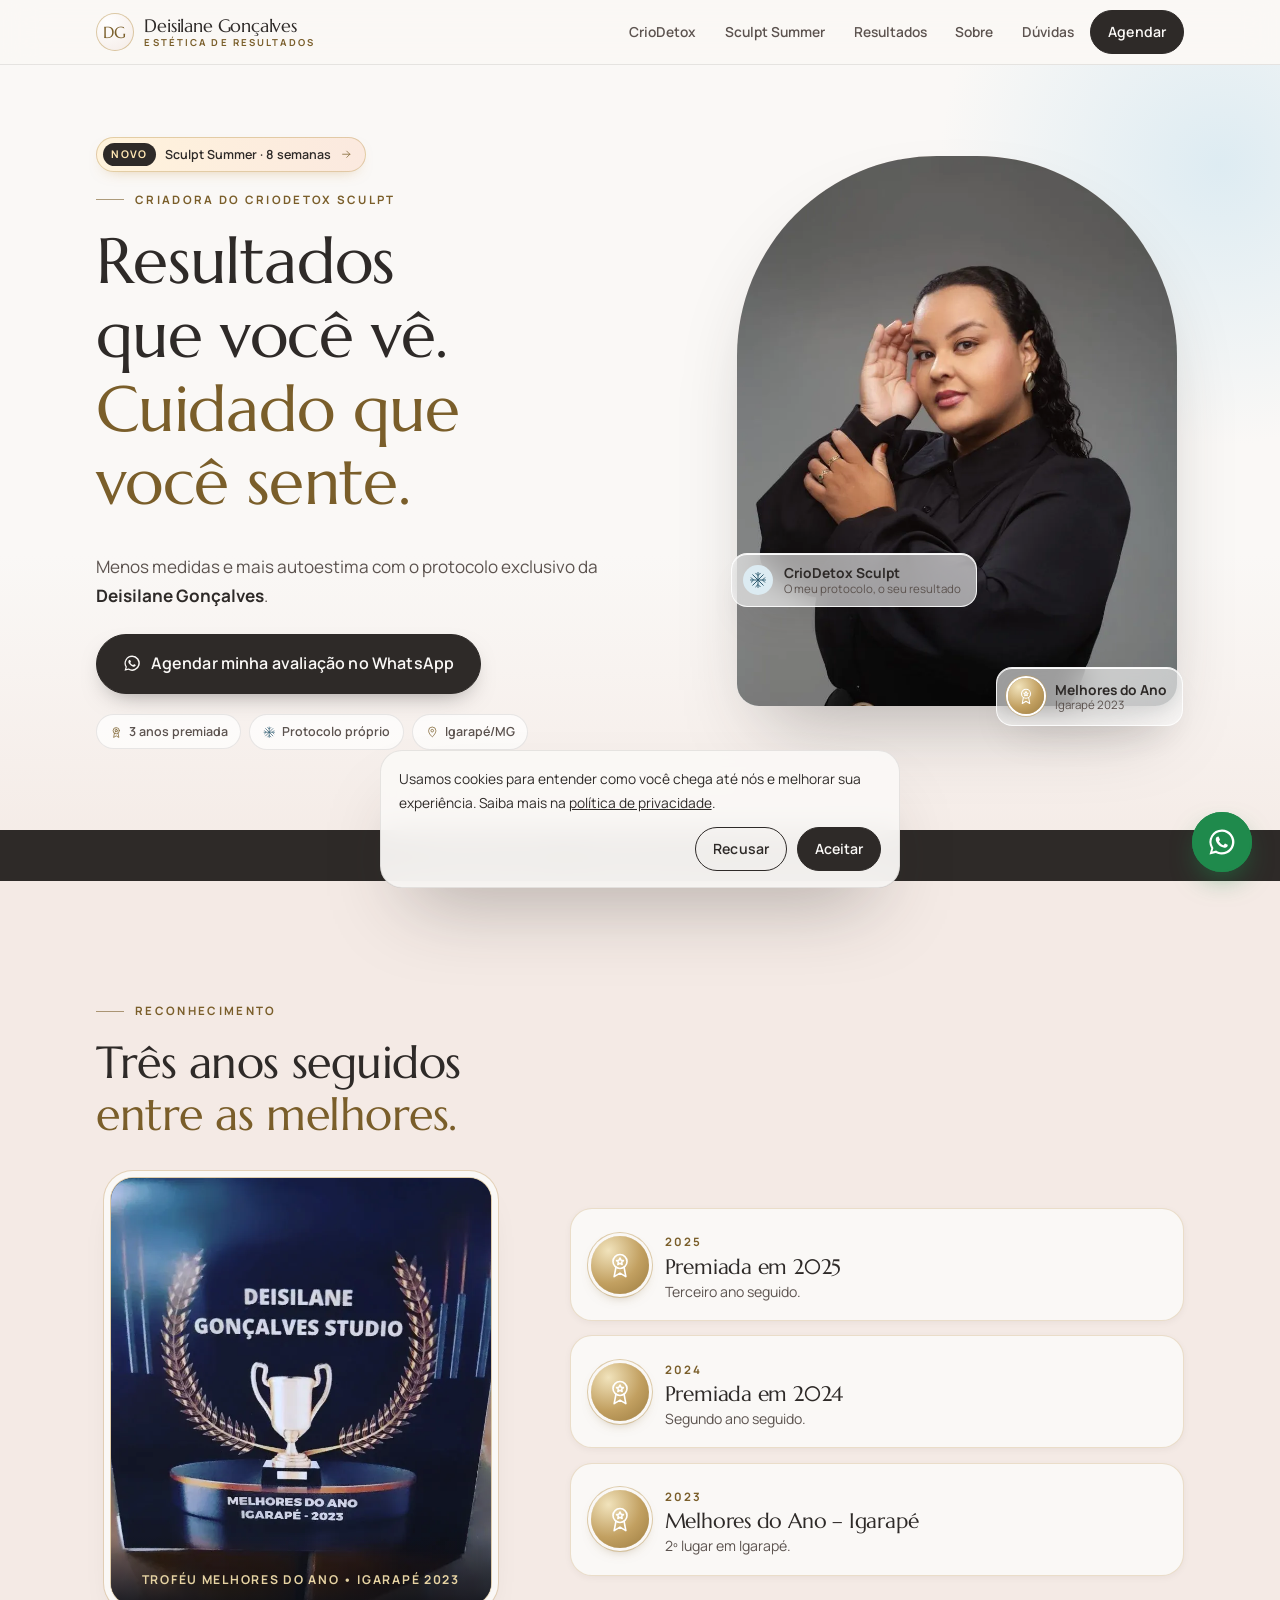
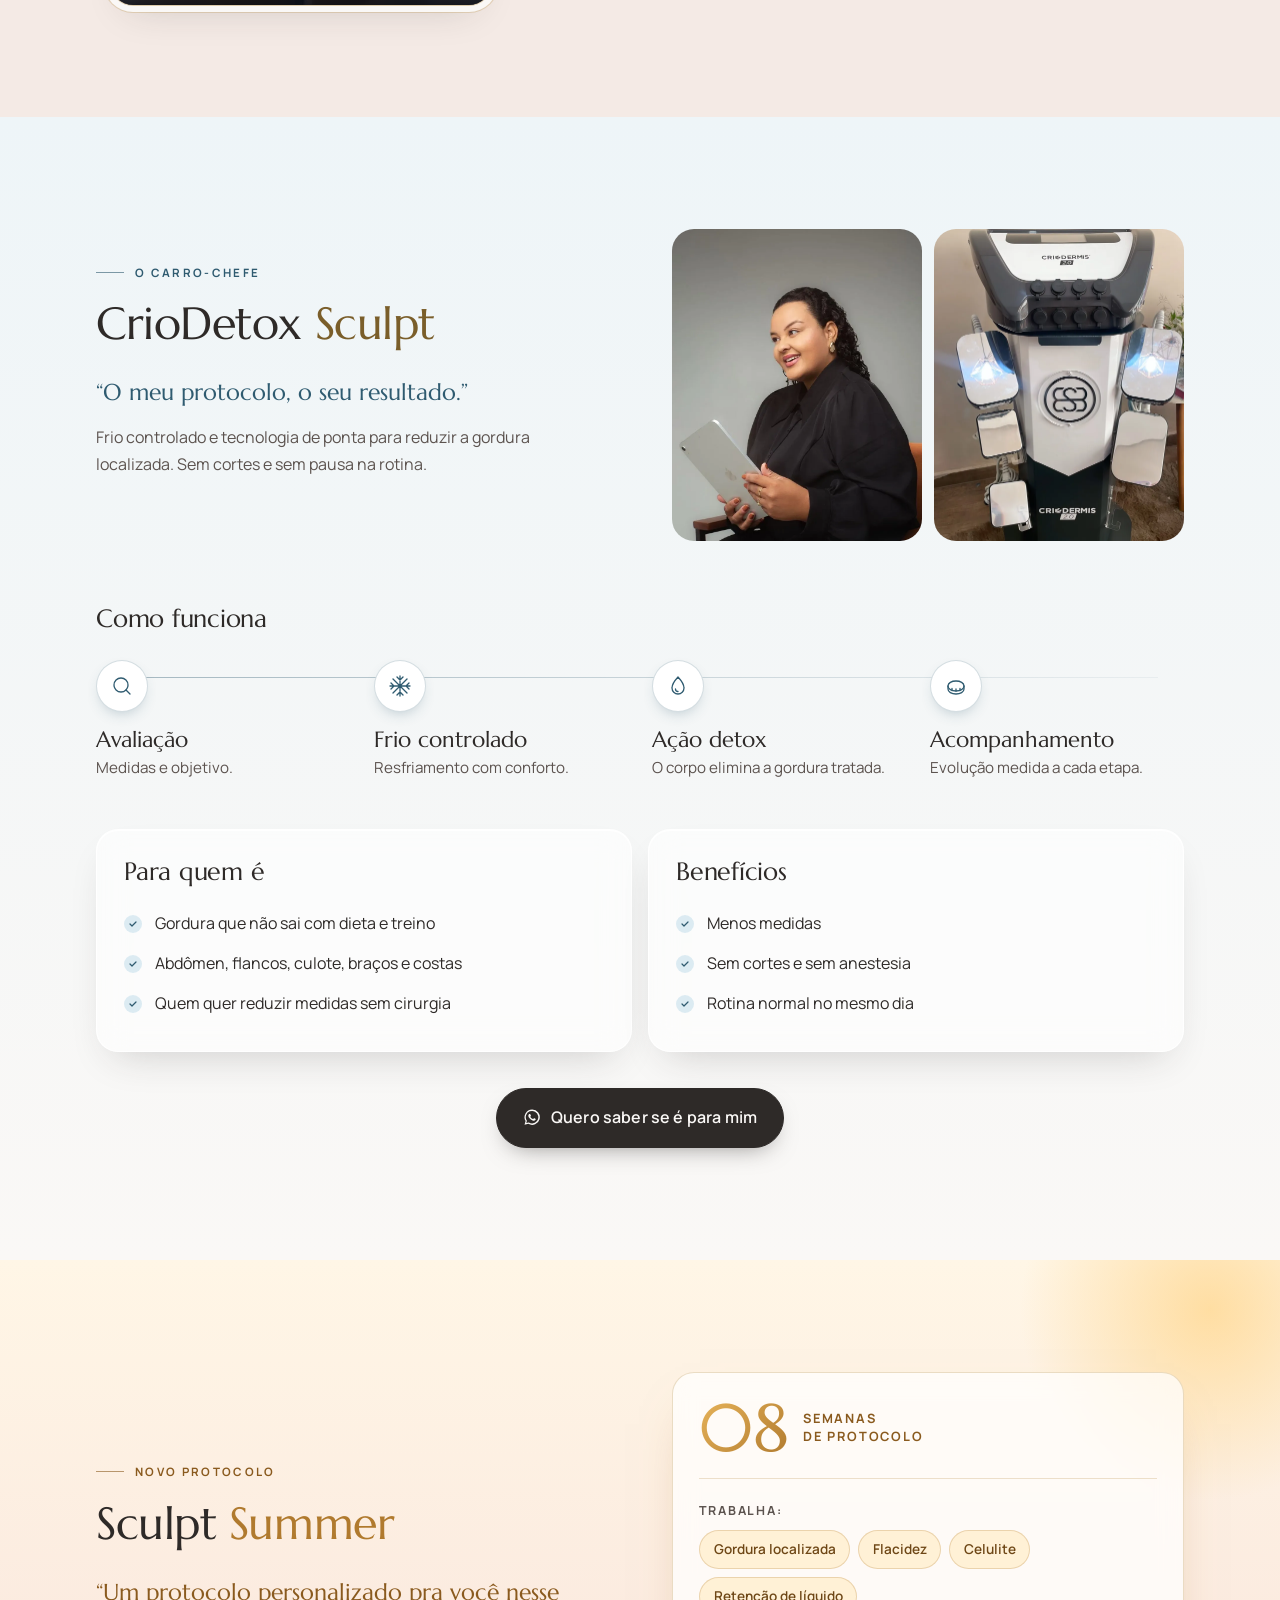
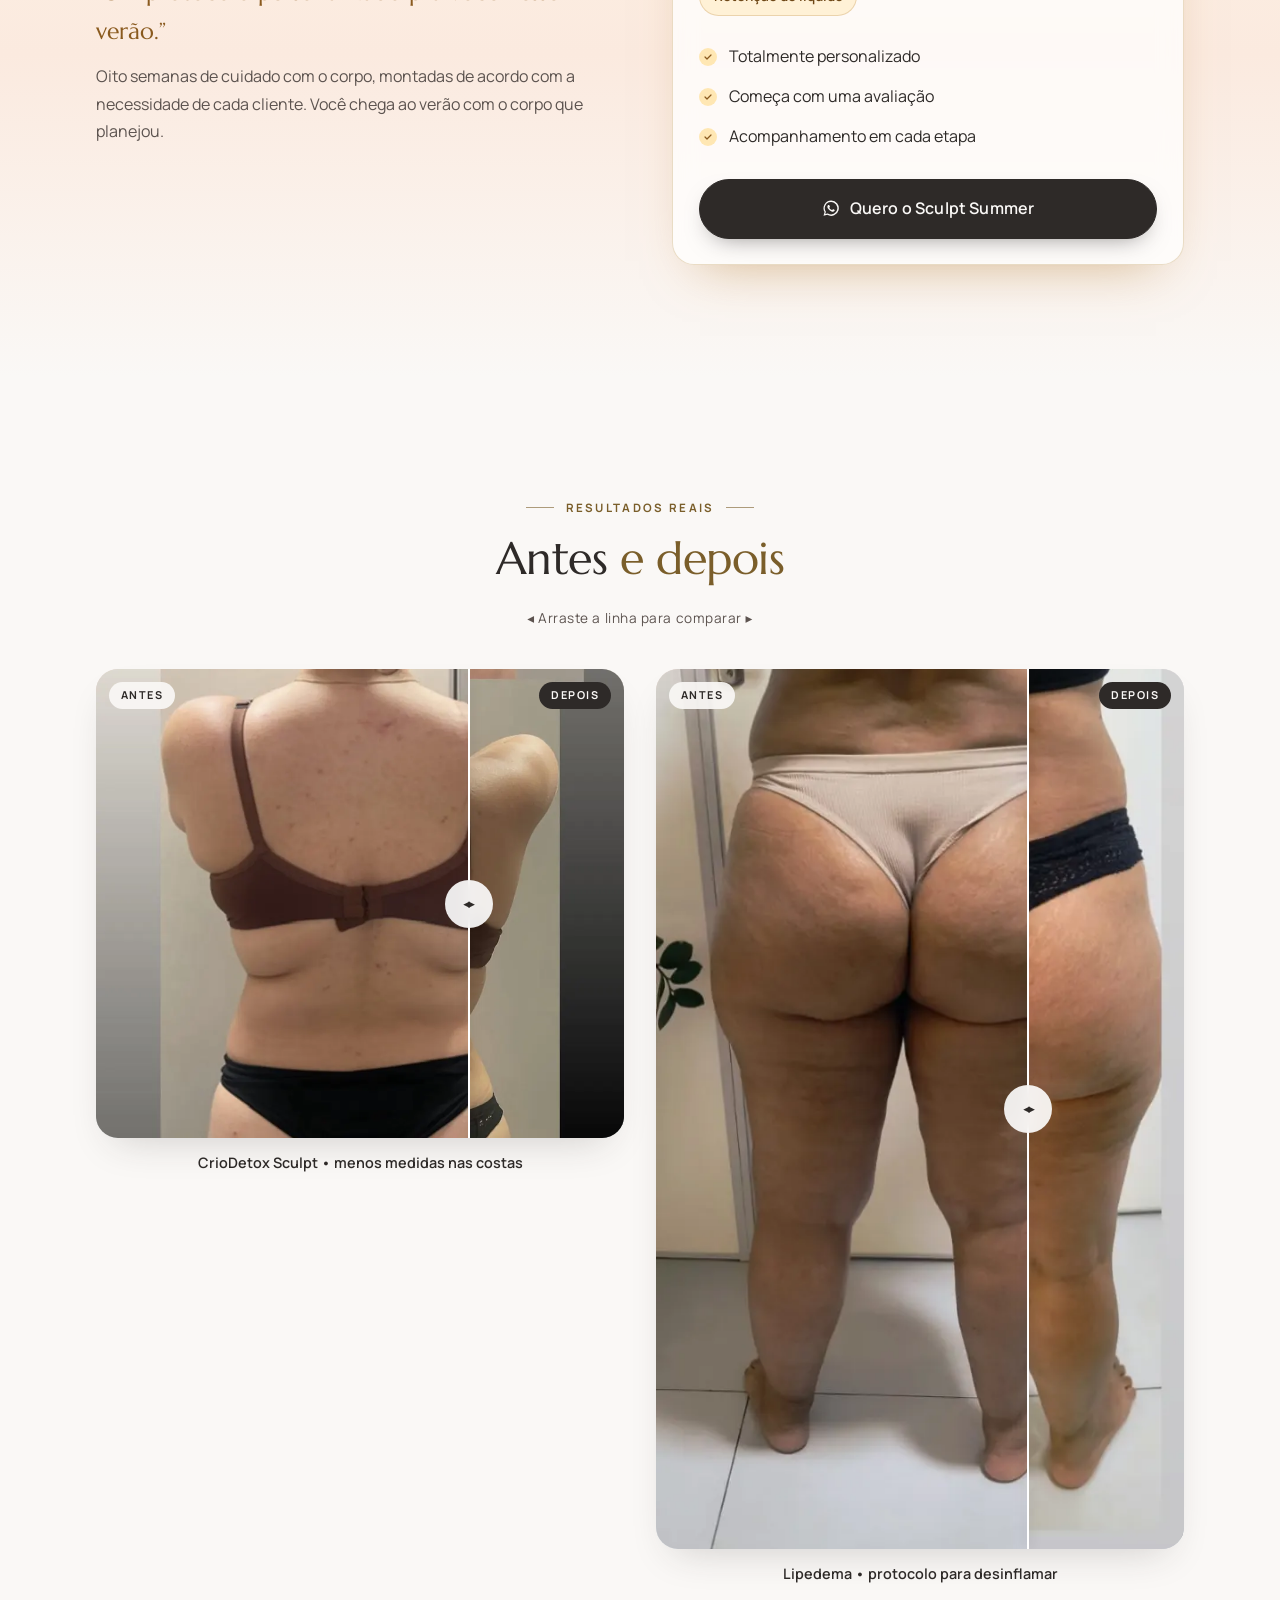
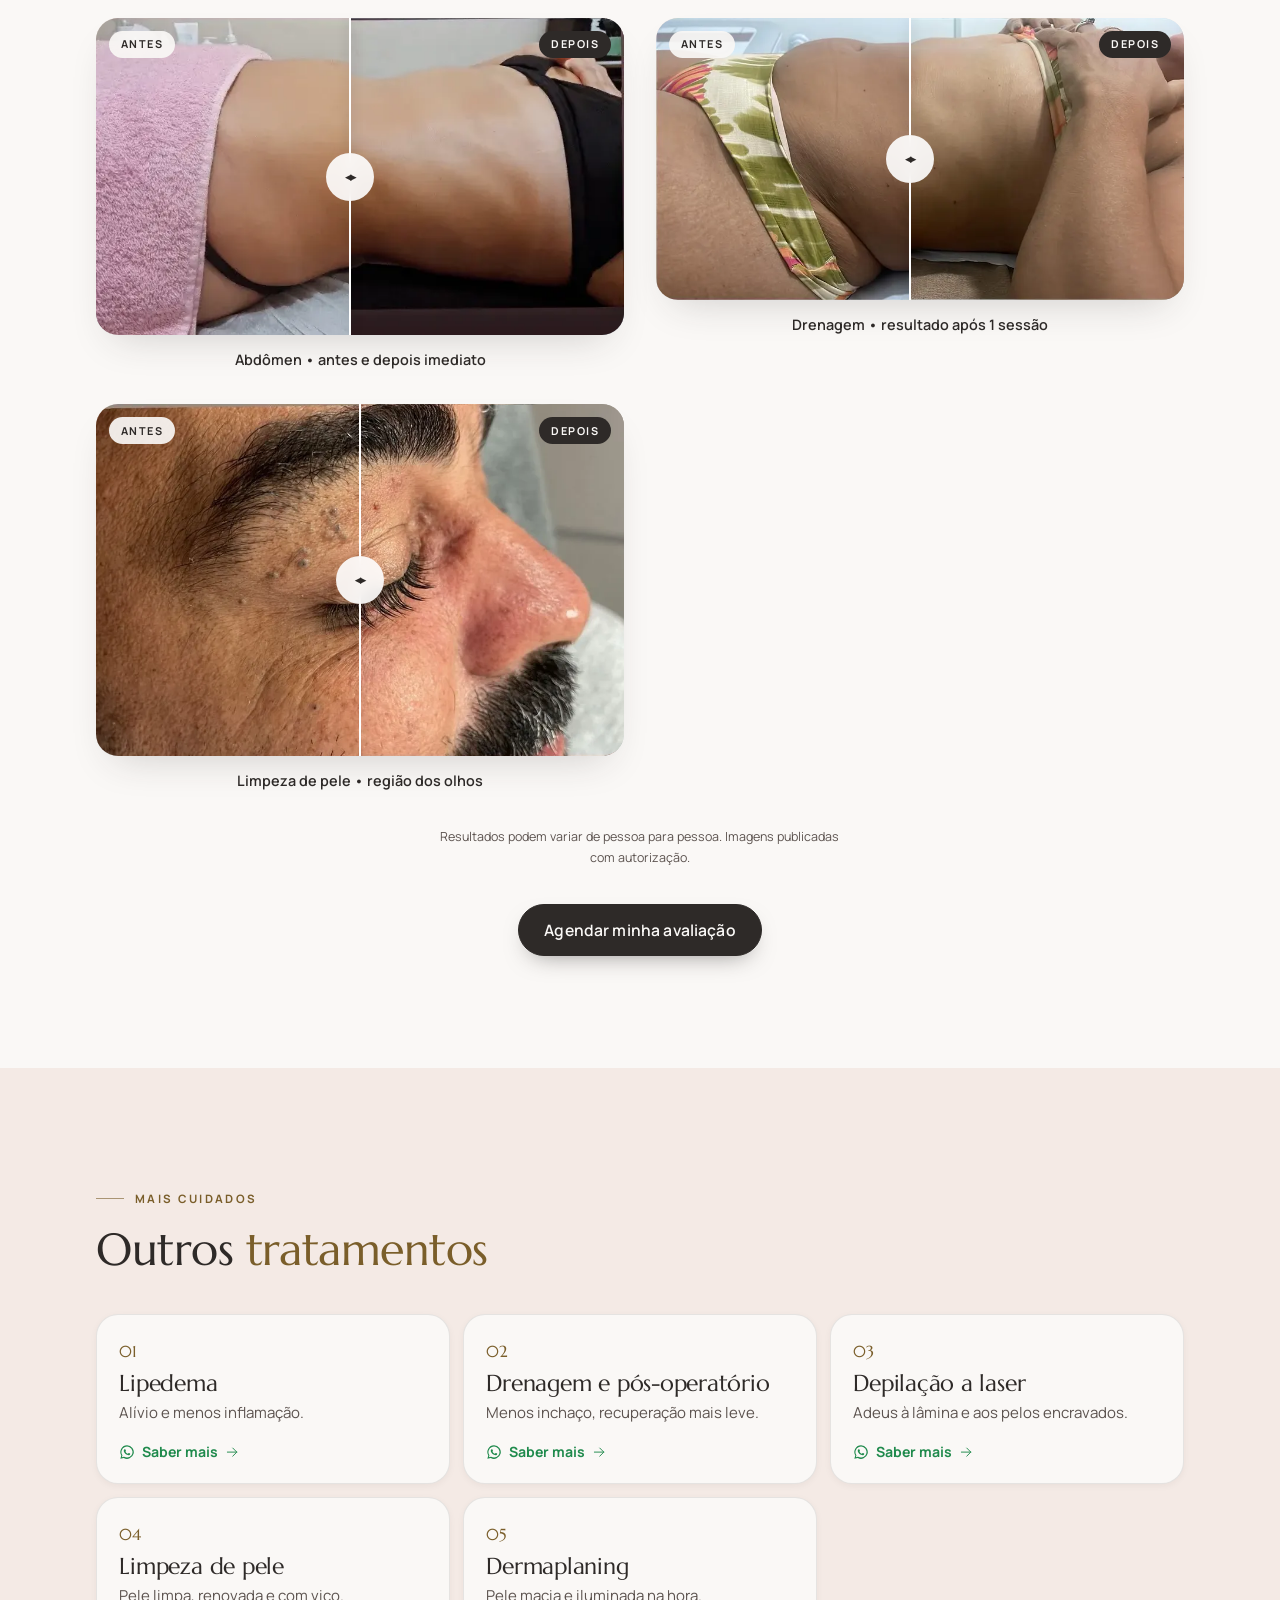
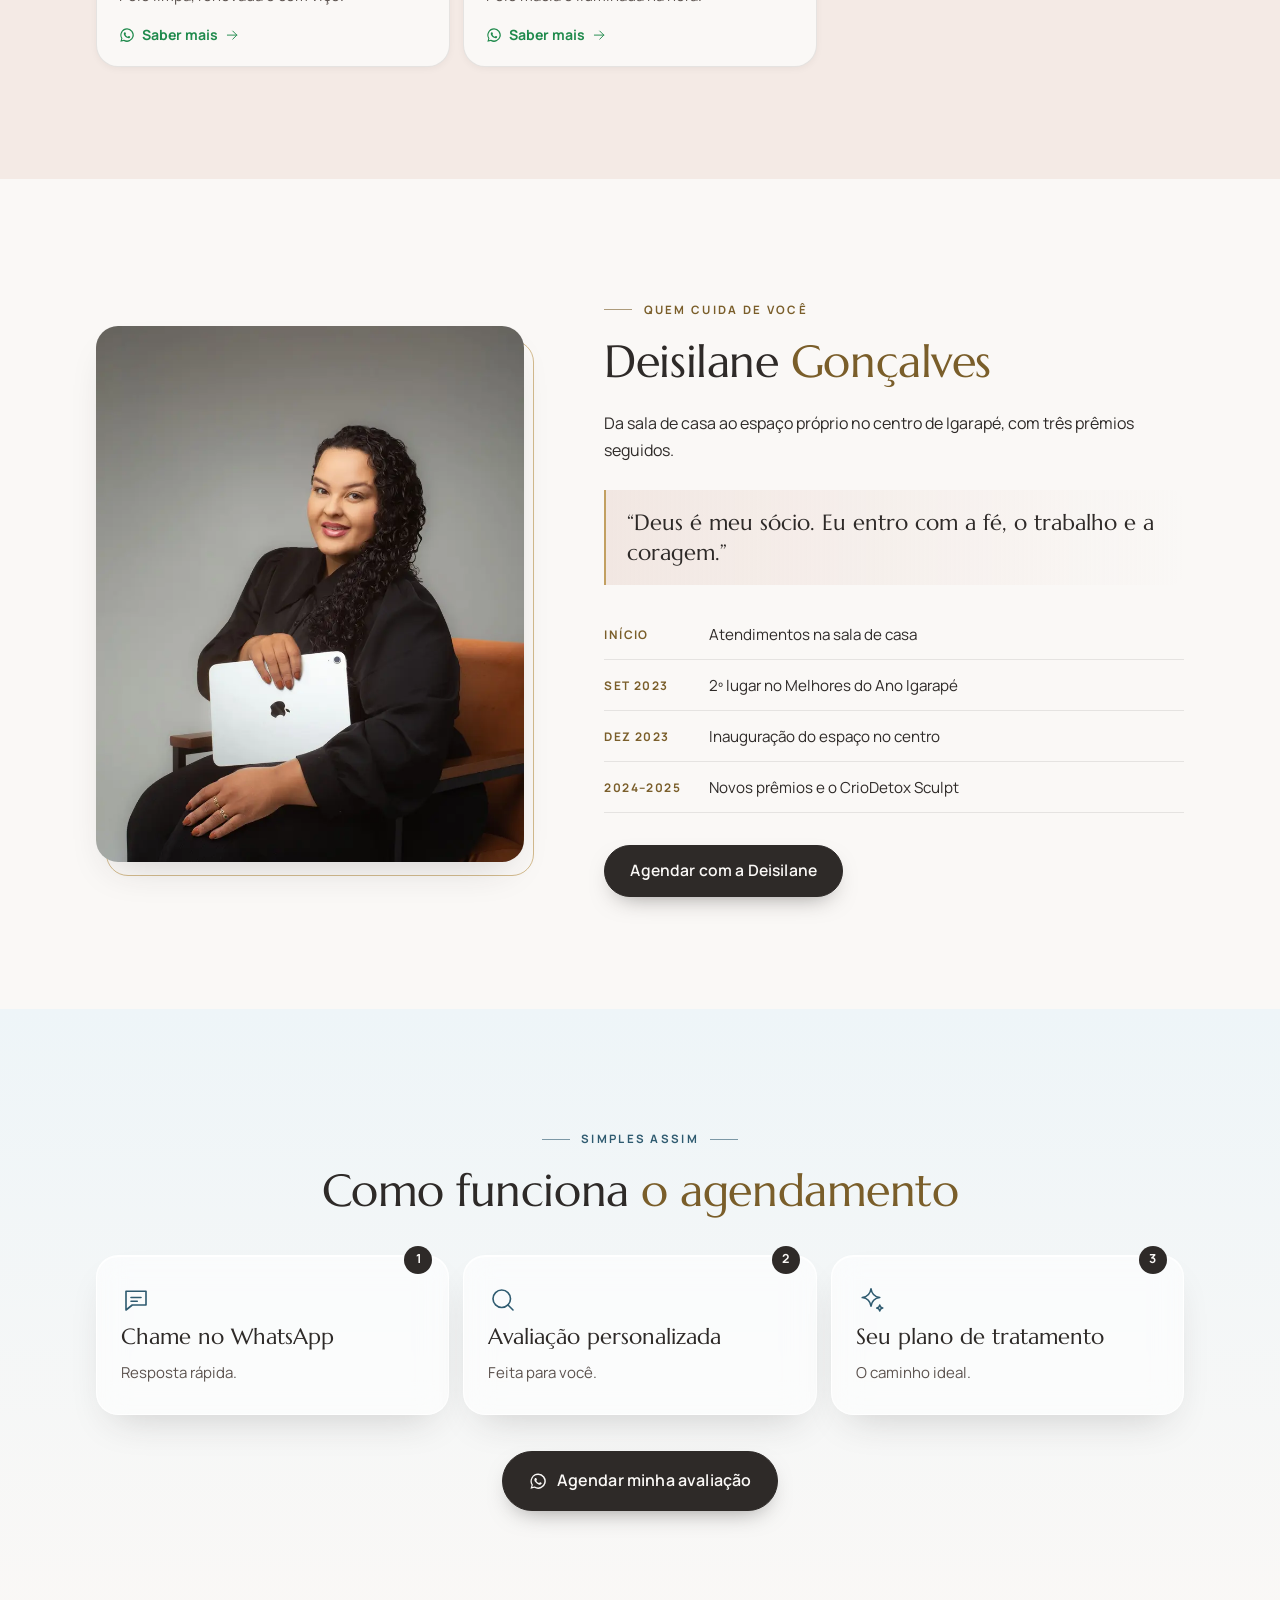
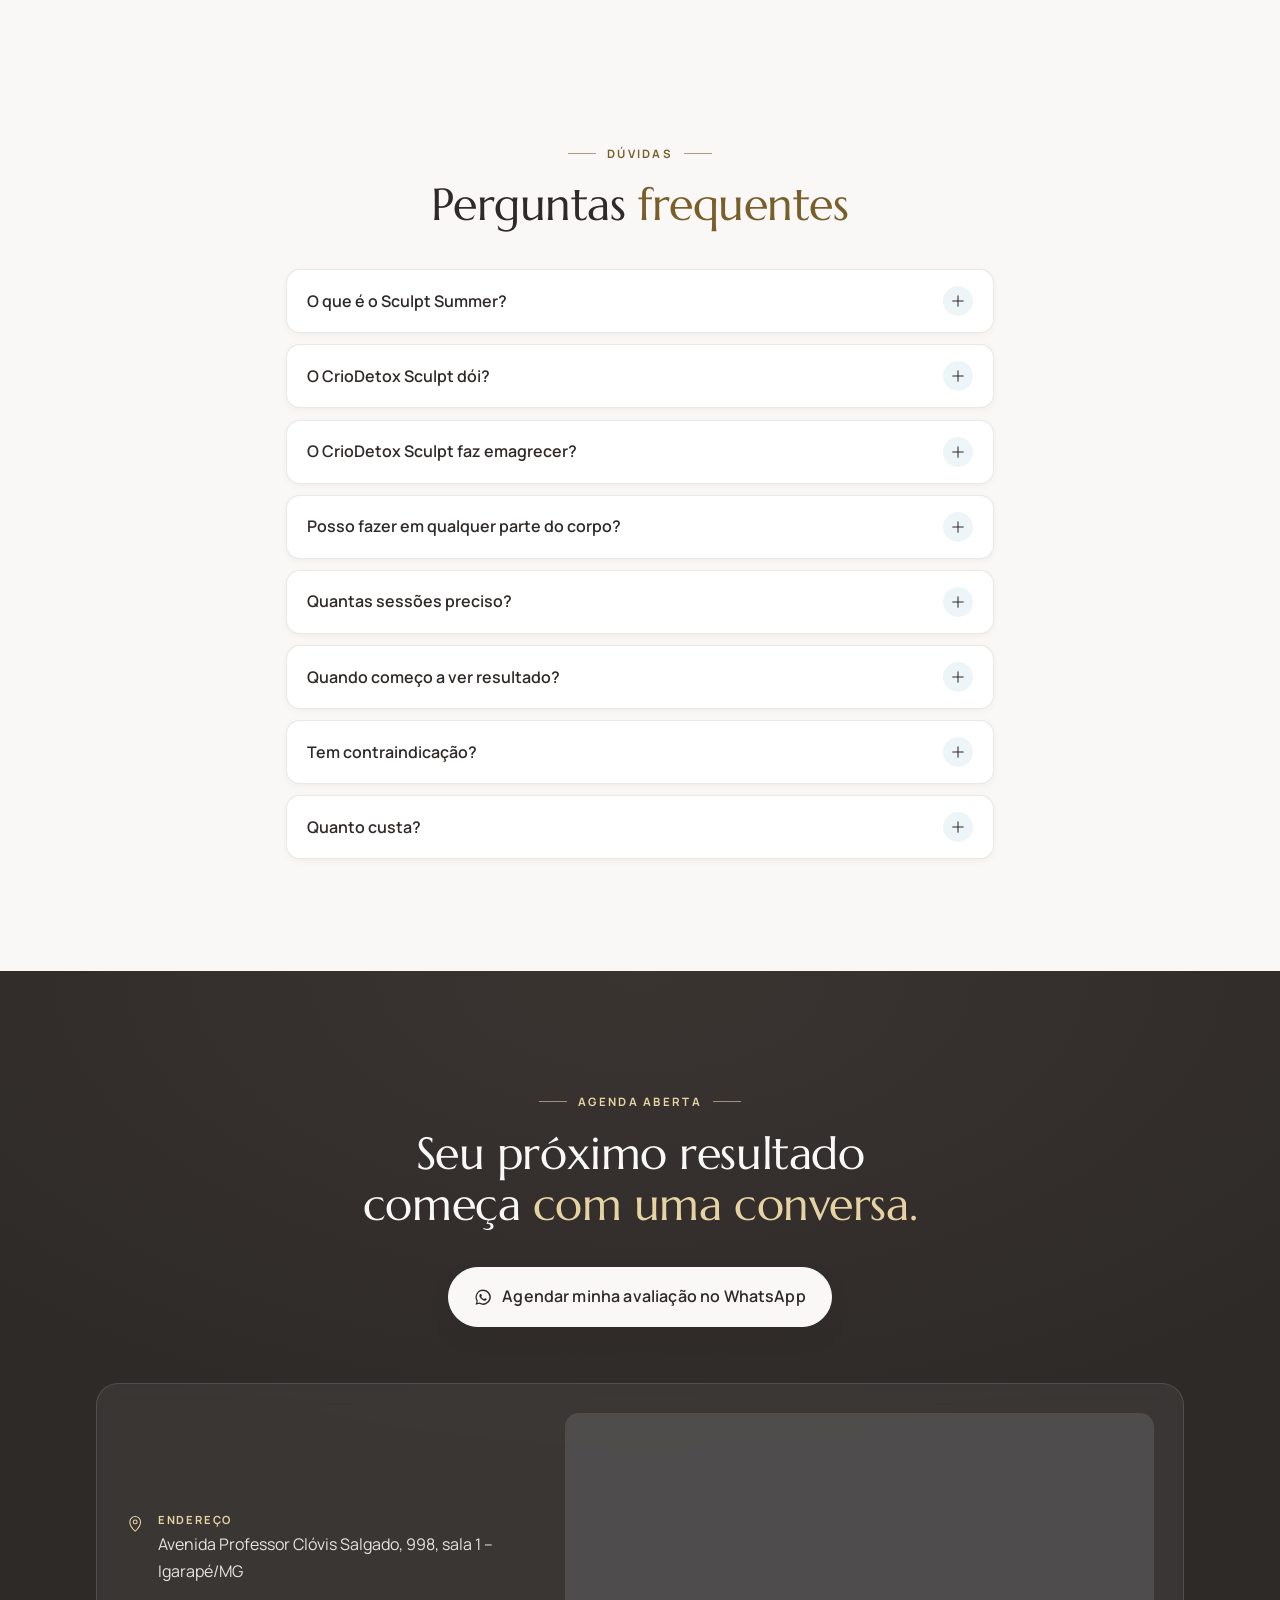
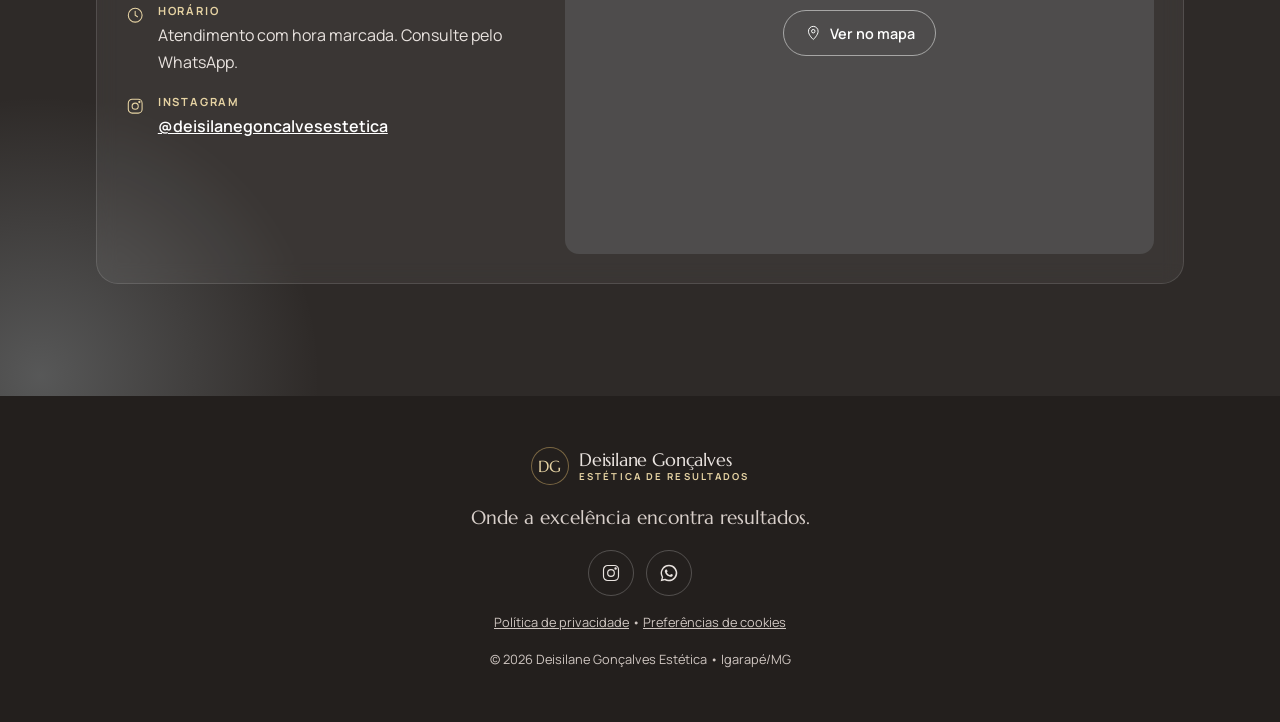
<file: index.html>
<!doctype html>
<html lang="pt-BR">
<head>
  <meta charset="utf-8">
  <meta name="viewport" content="width=device-width, initial-scale=1, viewport-fit=cover">
  <title>Deisilane Gonçalves | Estética em Igarapé/MG – CrioDetox Sculpt</title>
  <meta name="description" content="CrioDetox Sculpt em Igarapé/MG: redução de medidas e gordura localizada com a Deisilane Gonçalves, criadora do protocolo e premiada em 2023, 2024 e 2025. Agende sua avaliação pelo WhatsApp.">
  <meta name="theme-color" content="#FAF8F6">
  <link rel="canonical" href="https://deisilanegonçales.com.br/">

  <!-- Open Graph (prévia no Instagram/WhatsApp) -->
  <meta property="og:type" content="website">
  <meta property="og:locale" content="pt_BR">
  <meta property="og:site_name" content="Deisilane Gonçalves | Estética de Resultados">
  <meta property="og:title" content="Deisilane Gonçalves | Estética de Resultados">
  <meta property="og:description" content="Onde a excelência encontra resultados. Criadora do CrioDetox Sculpt, premiada em 2023, 2024 e 2025. Atendimento em Igarapé/MG.">
  <meta property="og:url" content="https://deisilanegonçales.com.br/">
  <meta property="og:image" content="https://deisilanegonçales.com.br/assets/img/og-image.jpg">
  <meta property="og:image:width" content="1200">
  <meta property="og:image:height" content="630">
  <meta name="twitter:card" content="summary_large_image">

  <link rel="icon" href="assets/img/favicon.svg" type="image/svg+xml">
  <link rel="preload" as="image" href="assets/img/dra-deisilane-hero.webp?v=2" fetchpriority="high">

  <link rel="preconnect" href="https://fonts.googleapis.com">
  <link rel="preconnect" href="https://fonts.gstatic.com" crossorigin>
  <link href="https://fonts.googleapis.com/css2?family=Marcellus&family=Manrope:wght@400;500;600;700&display=swap" rel="stylesheet">
  <link rel="stylesheet" href="assets/css/style.css?v=10">

  <!-- Schema local (confirme CEP e horário) -->
  <script type="application/ld+json">
  {
    "@context": "https://schema.org",
    "@type": "BeautySalon",
    "name": "Deisilane Gonçalves | Estética de Resultados",
    "description": "Onde a excelência encontra resultados. Estética corporal e facial em Igarapé/MG, criadora do protocolo CrioDetox Sculpt para gordura localizada e redução de medidas.",
    "url": "https://deisilanegonçales.com.br/",
    "image": "https://deisilanegonçales.com.br/assets/img/og-image.jpg",
    "telephone": "+55-31-99236-3511",
    "priceRange": "$$",
    "address": {
      "@type": "PostalAddress",
      "streetAddress": "Avenida Professor Clóvis Salgado, 998, sala 1",
      "addressLocality": "Igarapé",
      "addressRegion": "MG",
      "postalCode": "[00000-000]",
      "addressCountry": "BR"
    },
    "openingHoursSpecification": [
      { "@type": "OpeningHoursSpecification", "dayOfWeek": ["Monday","Tuesday","Wednesday","Thursday","Friday"], "opens": "09:00", "closes": "19:00" },
      { "@type": "OpeningHoursSpecification", "dayOfWeek": "Saturday", "opens": "09:00", "closes": "13:00" }
    ],
    "award": ["Melhores do Ano Igarapé 2023 – 2º lugar"],
    "founder": { "@type": "Person", "name": "Deisilane Gonçalves" },
    "sameAs": ["https://www.instagram.com/deisilanegoncalvesestetica/"]
  }
  </script>

  <script src="assets/js/config.js?v=10" defer></script>
  <script src="assets/js/main.js?v=10" defer></script>
  <script src="assets/js/motion.js?v=10" defer></script>
</head>
<body>
<a class="skip" href="#conteudo">Pular para o conteúdo</a>

<header class="topbar">
  <div class="wrap topbar__in">
    <a href="#topo" class="logo" aria-label="Deisilane Gonçalves, início">
      <span class="logo__mark" aria-hidden="true">DG</span>
      <span class="logo__txt">
        <span class="logo__name">Deisilane Gonçalves</span>
        <span class="logo__tag">Estética de Resultados</span>
      </span>
    </a>
    <nav class="topnav" aria-label="Seções">
      <a href="#criodetox">CrioDetox</a>
      <a href="#sculpt-summer">Sculpt Summer</a>
      <a href="#resultados">Resultados</a>
      <a href="#sobre">Sobre</a>
      <a href="#faq">Dúvidas</a>
    </nav>
    <a class="btn btn--sm" href="#" data-wa="hero">Agendar</a>
  </div>
</header>

<main id="conteudo">

  <!-- 1. HERO -->
  <section class="hero" id="topo">
    <div class="frost-glow" aria-hidden="true"></div>
    <div class="sparkles" aria-hidden="true"><i></i><i></i><i></i><i></i><i></i></div>
    <div class="wrap hero__grid">
      <div class="hero__text">
        <a class="news" href="#sculpt-summer"><span class="news__tag">Novo</span>Sculpt Summer · 8 semanas<svg class="ico" aria-hidden="true"><use href="#i-arrow"/></svg></a>
        <p class="eyebrow"><span class="eyebrow__line"></span>Criadora do CrioDetox Sculpt</p>
        <h1>Resultados que você vê. <em>Cuidado que você sente.</em></h1>
        <p class="lead">Menos medidas e mais autoestima com o protocolo exclusivo da <strong>Deisilane Gonçalves</strong>.</p>
        <a class="btn btn--lg btn--shine" href="#" data-wa="hero">
          <svg class="ico" aria-hidden="true"><use href="#i-wa"/></svg>
          Agendar minha avaliação no WhatsApp
        </a>
        <ul class="trust">
          <li><svg class="ico" aria-hidden="true"><use href="#i-award"/></svg>3 anos premiada</li>
          <li><svg class="ico" aria-hidden="true"><use href="#i-snow"/></svg>Protocolo próprio</li>
          <li><svg class="ico" aria-hidden="true"><use href="#i-pin"/></svg>Igarapé/MG</li>
        </ul>
      </div>
      <div class="hero__media">
        <figure class="photo photo--hero">
          <img src="assets/img/dra-deisilane-hero.webp?v=2" alt="Retrato profissional da Deisilane Gonçalves" width="853" height="1066" fetchpriority="high">
        </figure>
        <div class="badge badge--ice glass">
          <svg class="ico" aria-hidden="true"><use href="#i-snow"/></svg>
          <span><strong>CrioDetox Sculpt</strong><small>O meu protocolo, o seu resultado</small></span>
        </div>
        <div class="badge badge--gold glass">
          <span class="seal seal--sm"><svg aria-hidden="true"><use href="#i-award"/></svg></span>
          <span><strong>Melhores do Ano</strong><small>Igarapé 2023</small></span>
        </div>
      </div>
    </div>
    <div class="seals" aria-label="Prêmios">
      <div class="wrap seals__in">
        <span class="seal-mini"><svg class="ico" aria-hidden="true"><use href="#i-award"/></svg>Premiada 2025</span>
        <span class="dot" aria-hidden="true">✦</span>
        <span class="seal-mini"><svg class="ico" aria-hidden="true"><use href="#i-award"/></svg>Premiada 2024</span>
        <span class="dot" aria-hidden="true">✦</span>
        <span class="seal-mini"><svg class="ico" aria-hidden="true"><use href="#i-award"/></svg>Premiada 2023</span>
      </div>
    </div>
  </section>

  <!-- 2. PRÊMIOS E NÚMEROS -->
  <section class="section section--nude" id="premios">
    <div class="wrap">
      <header class="sec-head reveal">
        <p class="eyebrow"><span class="eyebrow__line"></span>Reconhecimento</p>
        <h2>Três anos seguidos <em>entre as melhores.</em></h2>
      </header>
      <div class="awards-wrap">
        <figure class="photo photo--award reveal">
          <img src="assets/img/premio-melhores-do-ano-2023.webp" alt="Troféu Melhores do Ano Igarapé 2023 do Deisilane Gonçalves Studio" width="720" height="809" loading="lazy">
          <figcaption>Troféu Melhores do Ano • Igarapé 2023</figcaption>
        </figure>
        <div class="awards" data-render="premios"></div>
      </div>
    </div>
  </section>

  <!-- 3. CRIODETOX SCULPT -->
  <section class="section section--ice" id="criodetox">
    <div class="sparkles sparkles--soft" aria-hidden="true"><i></i><i></i><i></i></div>
    <div class="wrap">
      <div class="crio-intro">
        <header class="sec-head reveal">
          <p class="eyebrow eyebrow--ice"><span class="eyebrow__line"></span>O carro-chefe</p>
          <h2>CrioDetox <em>Sculpt</em></h2>
          <p class="quote-line">“O meu protocolo, o seu resultado.”</p>
          <p>Frio controlado e tecnologia de ponta para reduzir a gordura localizada. Sem cortes e sem pausa na rotina.</p>
        </header>
        <div class="photo-pair">
          <figure class="photo reveal">
            <img src="assets/img/dra-deisilane-tablet.webp" alt="Deisilane Gonçalves sorrindo, com um tablet nas mãos" width="853" height="1066" loading="lazy">
          </figure>
          <figure class="photo photo--offset reveal">
            <img src="assets/img/criodermis.webp" alt="Equipamento de criolipólise Criodermis 2.0 usado no CrioDetox Sculpt" width="1000" height="1250" loading="lazy">
          </figure>
        </div>
      </div>

      <h3 class="h3 reveal">Como funciona</h3>
      <ol class="timeline">
        <li class="reveal"><span class="timeline__ico"><svg aria-hidden="true"><use href="#i-search"/></svg></span><div><strong>Avaliação</strong><p>Medidas e objetivo.</p></div></li>
        <li class="reveal"><span class="timeline__ico"><svg aria-hidden="true"><use href="#i-snow"/></svg></span><div><strong>Frio controlado</strong><p>Resfriamento com conforto.</p></div></li>
        <li class="reveal"><span class="timeline__ico"><svg aria-hidden="true"><use href="#i-drop"/></svg></span><div><strong>Ação detox</strong><p>O corpo elimina a gordura tratada.</p></div></li>
        <li class="reveal"><span class="timeline__ico"><svg aria-hidden="true"><use href="#i-ruler"/></svg></span><div><strong>Acompanhamento</strong><p>Evolução medida a cada etapa.</p></div></li>
      </ol>

      <div class="two-col">
        <div class="glass card reveal">
          <h3 class="h3">Para quem é</h3>
          <ul class="checks">
            <li>Gordura que não sai com dieta e treino</li>
            <li>Abdômen, flancos, culote, braços e costas</li>
            <li>Quem quer reduzir medidas sem cirurgia</li>
          </ul>
        </div>
        <div class="glass card reveal">
          <h3 class="h3">Benefícios</h3>
          <ul class="checks">
            <li>Menos medidas</li>
            <li>Sem cortes e sem anestesia</li>
            <li>Rotina normal no mesmo dia</li>
          </ul>
        </div>
      </div>

      <div class="center reveal">
        <a class="btn btn--lg" href="#" data-wa="crio">
          <svg class="ico" aria-hidden="true"><use href="#i-wa"/></svg>
          Quero saber se é para mim
        </a>
      </div>
    </div>
  </section>

  <!-- 3b. SCULPT SUMMER (novo protocolo) -->
  <section class="section summer" id="sculpt-summer">
    <div class="summer__sun" aria-hidden="true"></div>
    <div class="wrap">
      <div class="summer__grid">
        <header class="sec-head reveal">
          <p class="eyebrow"><span class="eyebrow__line"></span>Novo protocolo</p>
          <h2>Sculpt <em>Summer</em></h2>
          <p class="quote-line summer__quote">“Um protocolo personalizado pra você nesse verão.”</p>
          <p>Oito semanas de cuidado com o corpo, montadas de acordo com a necessidade de cada cliente. Você chega ao verão com o corpo que planejou.</p>
        </header>
        <div class="summer__card reveal">
          <div class="summer__weeks"><span class="summer__num">08</span><span class="summer__lbl">semanas<br>de protocolo</span></div>
          <p class="summer__for">Trabalha:</p>
          <ul class="summer__chips">
            <li>Gordura localizada</li>
            <li>Flacidez</li>
            <li>Celulite</li>
            <li>Retenção de líquido</li>
          </ul>
          <ul class="checks summer__checks">
            <li>Totalmente personalizado</li>
            <li>Começa com uma avaliação</li>
            <li>Acompanhamento em cada etapa</li>
          </ul>
          <a class="btn btn--lg btn--shine" href="#" data-wa="summer">
            <svg class="ico" aria-hidden="true"><use href="#i-wa"/></svg>
            Quero o Sculpt Summer
          </a>
        </div>
      </div>
    </div>
  </section>

  <!-- 4. ANTES E DEPOIS -->
  <section class="section" id="resultados">
    <div class="wrap">
      <header class="sec-head sec-head--center reveal">
        <p class="eyebrow"><span class="eyebrow__line"></span>Resultados reais<span class="eyebrow__line"></span></p>
        <h2>Antes <em>e depois</em></h2>
        <p class="hint"><span aria-hidden="true">◂</span> Arraste a linha para comparar <span aria-hidden="true">▸</span></p>
      </header>
      <div class="ba-list" data-render="antesDepois"></div>
      <p class="disclaimer">Resultados podem variar de pessoa para pessoa. Imagens publicadas com autorização.</p>
      <div class="center reveal">
        <a class="btn" href="#" data-wa="antesdepois">Agendar minha avaliação</a>
      </div>
    </div>
  </section>

  <!-- 5. OUTROS TRATAMENTOS -->
  <section class="section section--nude" id="tratamentos">
    <div class="wrap">
      <header class="sec-head reveal">
        <p class="eyebrow"><span class="eyebrow__line"></span>Mais cuidados</p>
        <h2>Outros <em>tratamentos</em></h2>
      </header>
      <div class="treat" data-render="tratamentos"></div>
    </div>
  </section>

  <!-- 6. SOBRE -->
  <section class="section" id="sobre">
    <div class="wrap about">
      <figure class="photo photo--portrait photo--framed reveal">
        <img src="assets/img/dra-deisilane-poltrona.webp" alt="Deisilane Gonçalves sentada em uma poltrona, sorrindo" width="800" height="1067" loading="lazy">
      </figure>
      <div class="reveal">
        <p class="eyebrow"><span class="eyebrow__line"></span>Quem cuida de você</p>
        <h2>Deisilane <em>Gonçalves</em></h2>
        <p>Da sala de casa ao espaço próprio no centro de Igarapé, com três prêmios seguidos.</p>
        <blockquote class="pull">“Deus é meu sócio. Eu entro com a fé, o trabalho e a coragem.”</blockquote>
        <ol class="milestones">
          <li><b>Início</b>Atendimentos na sala de casa</li>
          <li><b>Set 2023</b>2º lugar no Melhores do Ano Igarapé</li>
          <li><b>Dez 2023</b>Inauguração do espaço no centro</li>
          <li><b>2024–2025</b>Novos prêmios e o CrioDetox Sculpt</li>
        </ol>
        <a class="btn" href="#" data-wa="sobre">Agendar com a Deisilane</a>
      </div>
    </div>
  </section>

  <!-- 7. DEPOIMENTOS (fica oculto até você preencher em config.js) -->
  <section class="section section--nude" id="depoimentos" data-hide-if-empty="depoimentos">
    <div class="wrap">
      <header class="sec-head reveal">
        <p class="eyebrow"><span class="eyebrow__line"></span>Quem já viveu</p>
        <h2>O que dizem <em>as clientes</em></h2>
      </header>
      <div class="testi" data-render="depoimentos"></div>
      <div class="center reveal">
        <a class="btn" href="#" data-wa="depoimentos">Agendar minha avaliação</a>
      </div>
    </div>
  </section>

  <!-- 8. COMO AGENDAR -->
  <section class="section section--ice" id="agendamento">
    <div class="wrap">
      <header class="sec-head sec-head--center reveal">
        <p class="eyebrow eyebrow--ice"><span class="eyebrow__line"></span>Simples assim<span class="eyebrow__line"></span></p>
        <h2>Como funciona <em>o agendamento</em></h2>
      </header>
      <ol class="flow">
        <li class="glass reveal"><span class="flow__n">1</span><svg class="ico-lg" aria-hidden="true"><use href="#i-chat"/></svg><strong>Chame no WhatsApp</strong><p>Resposta rápida.</p></li>
        <li class="glass reveal"><span class="flow__n">2</span><svg class="ico-lg" aria-hidden="true"><use href="#i-search"/></svg><strong>Avaliação personalizada</strong><p>Feita para você.</p></li>
        <li class="glass reveal"><span class="flow__n">3</span><svg class="ico-lg" aria-hidden="true"><use href="#i-spark"/></svg><strong>Seu plano de tratamento</strong><p>O caminho ideal.</p></li>
      </ol>
      <div class="center reveal">
        <a class="btn btn--lg" href="#" data-wa="passos">
          <svg class="ico" aria-hidden="true"><use href="#i-wa"/></svg>
          Agendar minha avaliação
        </a>
      </div>
    </div>
  </section>

  <!-- 9. FAQ -->
  <section class="section" id="faq">
    <div class="wrap wrap--narrow">
      <header class="sec-head sec-head--center reveal">
        <p class="eyebrow"><span class="eyebrow__line"></span>Dúvidas<span class="eyebrow__line"></span></p>
        <h2>Perguntas <em>frequentes</em></h2>
      </header>
      <div class="faq" data-render="faq"></div>
    </div>
  </section>

  <!-- 10. CTA FINAL + LOCALIZAÇÃO -->
  <section class="section final" id="contato">
    <div class="frost-glow frost-glow--2" aria-hidden="true"></div>
    <div class="sparkles" aria-hidden="true"><i></i><i></i><i></i><i></i></div>
    <div class="wrap">
      <header class="sec-head sec-head--center reveal">
        <p class="eyebrow eyebrow--light"><span class="eyebrow__line"></span>Agenda aberta<span class="eyebrow__line"></span></p>
        <h2>Seu próximo resultado começa <em>com uma conversa.</em></h2>
      </header>
      <div class="center reveal">
        <a class="btn btn--lg btn--light btn--shine" href="#" data-wa="final">
          <svg class="ico" aria-hidden="true"><use href="#i-wa"/></svg>
          Agendar minha avaliação no WhatsApp
        </a>
      </div>
      <div class="loc reveal">
        <div class="loc__info">
          <p><svg class="ico" aria-hidden="true"><use href="#i-pin"/></svg><span><b>Endereço</b><span data-text="endereco"></span></span></p>
          <p><svg class="ico" aria-hidden="true"><use href="#i-clock"/></svg><span><b>Horário</b><span data-text="horario"></span></span></p>
          <p><svg class="ico" aria-hidden="true"><use href="#i-ig"/></svg><span><b>Instagram</b><a data-href="instagram" data-text="instagramHandle" target="_blank" rel="noopener"></a></span></p>
        </div>
        <div class="map" data-map>
          <button type="button" class="map__load"><svg class="ico" aria-hidden="true"><use href="#i-pin"/></svg>Ver no mapa</button>
        </div>
      </div>
    </div>
  </section>
</main>

<!-- 11. RODAPÉ -->
<footer class="footer">
  <div class="wrap footer__in">
    <div class="logo logo--footer">
      <span class="logo__mark" aria-hidden="true">DG</span>
      <span class="logo__txt">
        <span class="logo__name">Deisilane Gonçalves</span>
        <span class="logo__tag">Estética de Resultados</span>
      </span>
    </div>
    <p class="footer__slogan">Onde a excelência encontra resultados.</p>
    <nav class="footer__social" aria-label="Redes sociais">
      <a data-href="instagram" target="_blank" rel="noopener" aria-label="Instagram"><svg class="ico" aria-hidden="true"><use href="#i-ig"/></svg></a>
      <a href="#" data-wa="final" aria-label="WhatsApp"><svg class="ico" aria-hidden="true"><use href="#i-wa"/></svg></a>
    </nav>
    <p class="footer__legal" data-hide-placeholder>CNPJ <span data-text="cnpj"></span> • <span data-text="registroProfissional"></span></p>
    <p class="footer__legal"><a href="privacidade.html">Política de privacidade</a> • <button type="button" class="linklike" data-cookie-reopen>Preferências de cookies</button></p>
    <p class="footer__legal">© <span data-year></span> Deisilane Gonçalves Estética • Igarapé/MG</p>
  </div>
</footer>

<!-- WhatsApp flutuante -->
<a class="wa-float" href="#" data-wa="flutuante" aria-label="Agendar avaliação pelo WhatsApp">
  <svg aria-hidden="true"><use href="#i-wa"/></svg>
</a>

<!-- Banner de cookies -->
<div class="cookie" role="dialog" aria-live="polite" aria-label="Aviso de cookies" hidden>
  <p>Usamos cookies para entender como você chega até nós e melhorar sua experiência. Saiba mais na <a href="privacidade.html">política de privacidade</a>.</p>
  <div class="cookie__btns">
    <button type="button" class="btn btn--ghost btn--sm" data-cookie="reject">Recusar</button>
    <button type="button" class="btn btn--sm" data-cookie="accept">Aceitar</button>
  </div>
</div>

<!-- Ícones (linha fina) -->
<svg width="0" height="0" style="position:absolute" aria-hidden="true">
  <symbol id="i-wa" viewBox="0 0 24 24"><path fill="currentColor" d="M12 2a10 10 0 0 0-8.6 15.1L2 22l5-1.3A10 10 0 1 0 12 2Zm0 18.2c-1.6 0-3.1-.4-4.4-1.2l-.3-.2-3 .8.8-2.9-.2-.3A8.2 8.2 0 1 1 12 20.2Zm4.5-6.1c-.2-.1-1.5-.7-1.7-.8-.2-.1-.4-.1-.6.1l-.8 1c-.1.2-.3.2-.5.1a6.7 6.7 0 0 1-3.3-2.9c-.3-.4.2-.4.7-1.3.1-.2 0-.3 0-.4l-.8-1.8c-.2-.5-.4-.4-.6-.4h-.5c-.2 0-.4.1-.6.3-.2.2-.8.8-.8 2s.8 2.3.9 2.5c.1.2 1.6 2.5 4 3.5 1.5.6 2 .7 2.8.6.4-.1 1.5-.6 1.7-1.2.2-.6.2-1.1.1-1.2l-.5-.3Z"/></symbol>
  <symbol id="i-award" viewBox="0 0 24 24" fill="none" stroke="currentColor" stroke-width="1.4" stroke-linecap="round" stroke-linejoin="round"><circle cx="12" cy="9" r="6"/><path d="m8.5 14 -1.5 8 5-3 5 3-1.5-8"/><path d="m12 6 .9 1.9 2 .3-1.5 1.4.4 2-1.8-1-1.8 1 .4-2-1.5-1.4 2-.3Z"/></symbol>
  <symbol id="i-search" viewBox="0 0 24 24" fill="none" stroke="currentColor" stroke-width="1.3" stroke-linecap="round"><circle cx="11" cy="11" r="7"/><path d="m20 20-4-4"/></symbol>
  <symbol id="i-snow" viewBox="0 0 24 24" fill="none" stroke="currentColor" stroke-width="1.3" stroke-linecap="round"><path d="M12 2v20M2 12h20M5 5l14 14M19 5 5 19M9 3l3 3 3-3M9 21l3-3 3 3M3 9l3 3-3 3M21 9l-3 3 3 3"/></symbol>
  <symbol id="i-drop" viewBox="0 0 24 24" fill="none" stroke="currentColor" stroke-width="1.3" stroke-linejoin="round"><path d="M12 3s6 6.5 6 11a6 6 0 0 1-12 0c0-4.5 6-11 6-11Z"/><path d="M9.5 15a2.5 2.5 0 0 0 2.5 2.5" stroke-linecap="round"/></symbol>
  <symbol id="i-ruler" viewBox="0 0 24 24" fill="none" stroke="currentColor" stroke-width="1.3" stroke-linecap="round"><path d="M4 12c0-3 3.6-5 8-5s8 2 8 5-3.6 5-8 5-8-2-8-5Z"/><path d="M4 12v3c0 3 3.6 5 8 5s8-2 8-5v-3M8 16.5v-2M12 17v-2M16 16.5v-2"/></symbol>
  <symbol id="i-chat" viewBox="0 0 24 24" fill="none" stroke="currentColor" stroke-width="1.3" stroke-linejoin="round"><path d="M4 5h16v11H9l-5 4V5Z"/><path d="M8 10h8M8 13h5" stroke-linecap="round"/></symbol>
  <symbol id="i-spark" viewBox="0 0 24 24" fill="none" stroke="currentColor" stroke-width="1.3" stroke-linejoin="round"><path d="M12 3c.6 4.4 2.6 6.4 7 7-4.4.6-6.4 2.6-7 7-.6-4.4-2.6-6.4-7-7 4.4-.6 6.4-2.6 7-7Z"/><path d="M19 16c.2 1.5.9 2.2 2.4 2.4-1.5.2-2.2.9-2.4 2.4-.2-1.5-.9-2.2-2.4-2.4 1.5-.2 2.2-.9 2.4-2.4Z"/></symbol>
  <symbol id="i-pin" viewBox="0 0 24 24" fill="none" stroke="currentColor" stroke-width="1.4"><path d="M12 21s7-6.2 7-12a7 7 0 0 0-14 0c0 5.8 7 12 7 12Z"/><circle cx="12" cy="9" r="2.5"/></symbol>
  <symbol id="i-clock" viewBox="0 0 24 24" fill="none" stroke="currentColor" stroke-width="1.4" stroke-linecap="round"><circle cx="12" cy="12" r="9"/><path d="M12 7v5l3 2"/></symbol>
  <symbol id="i-ig" viewBox="0 0 24 24" fill="none" stroke="currentColor" stroke-width="1.4"><rect x="3" y="3" width="18" height="18" rx="5"/><circle cx="12" cy="12" r="4"/><circle cx="17.5" cy="6.5" r=".8" fill="currentColor"/></symbol>
  <symbol id="i-plus" viewBox="0 0 24 24" fill="none" stroke="currentColor" stroke-width="1.4" stroke-linecap="round"><path d="M12 5v14M5 12h14"/></symbol>
  <symbol id="i-arrow" viewBox="0 0 24 24" fill="none" stroke="currentColor" stroke-width="1.4" stroke-linecap="round" stroke-linejoin="round"><path d="M5 12h14M13 6l6 6-6 6"/></symbol>
</svg>
</body>
</html>
</file>
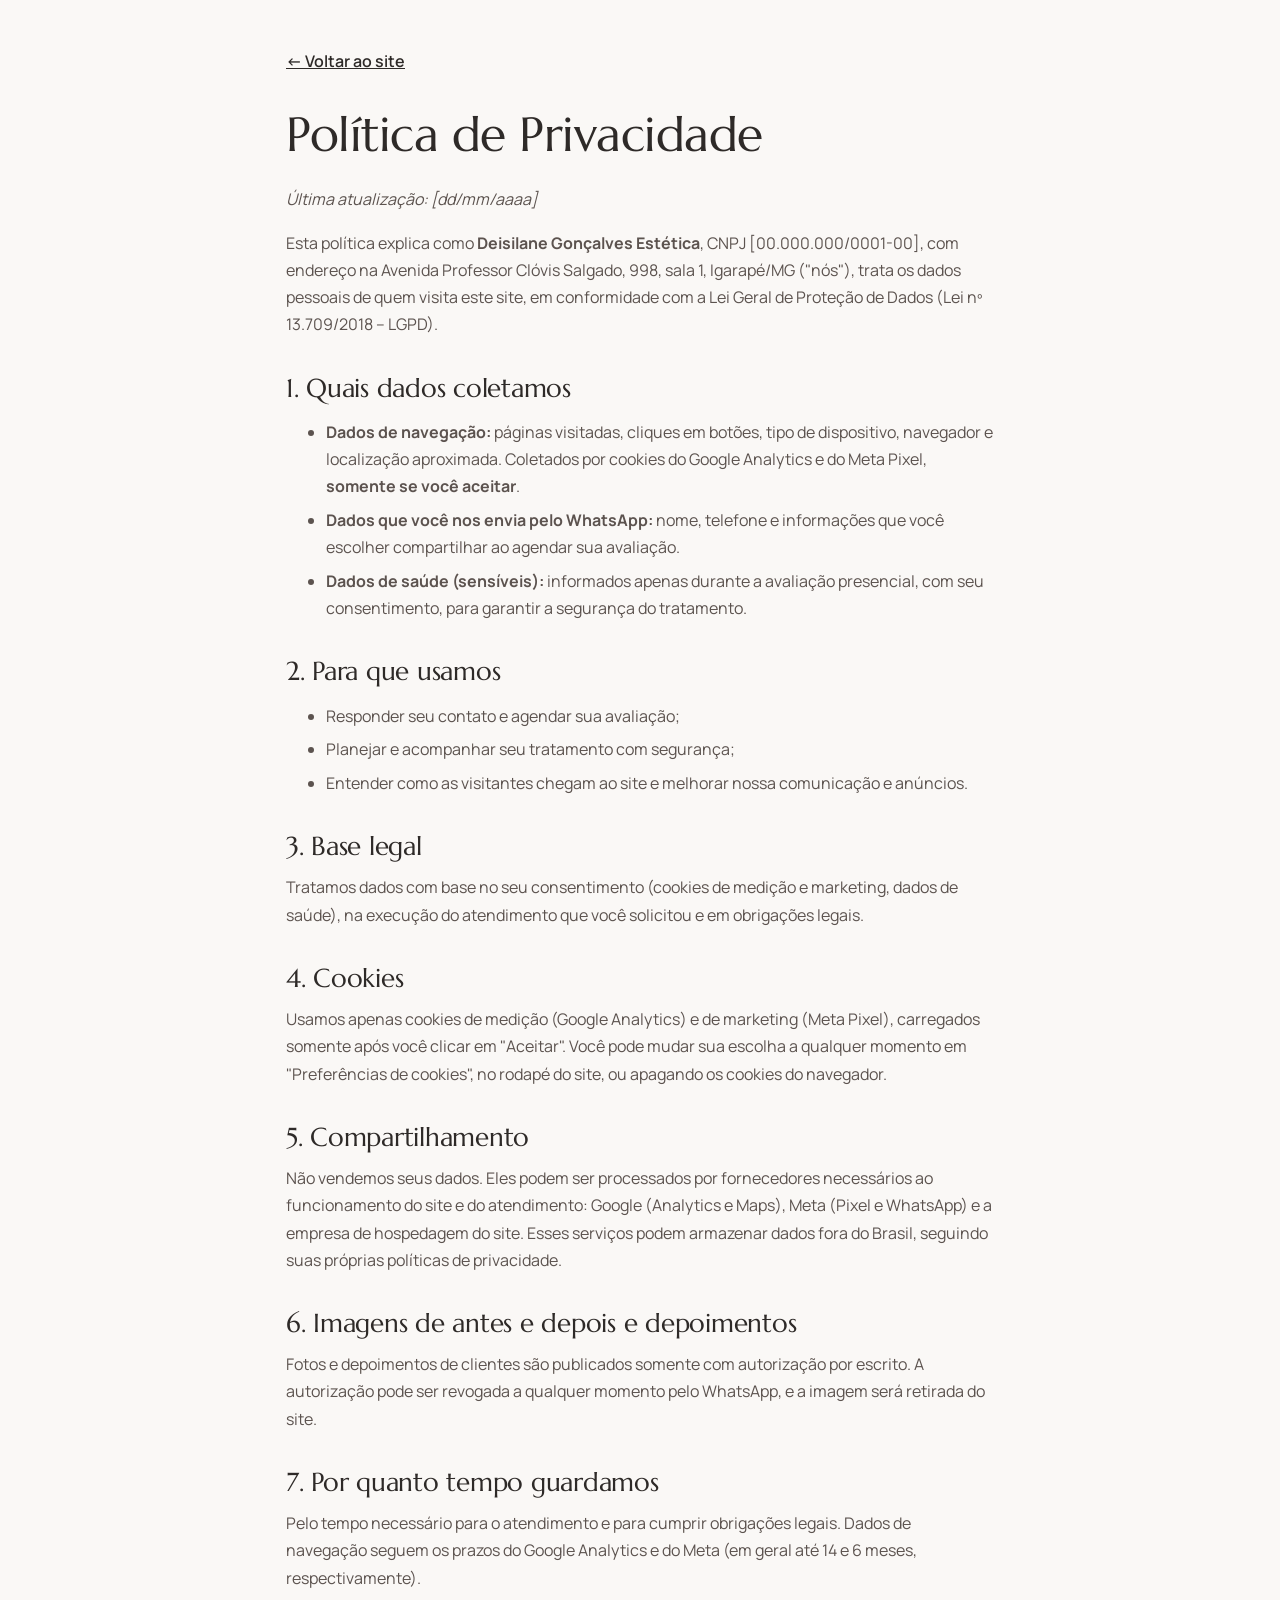
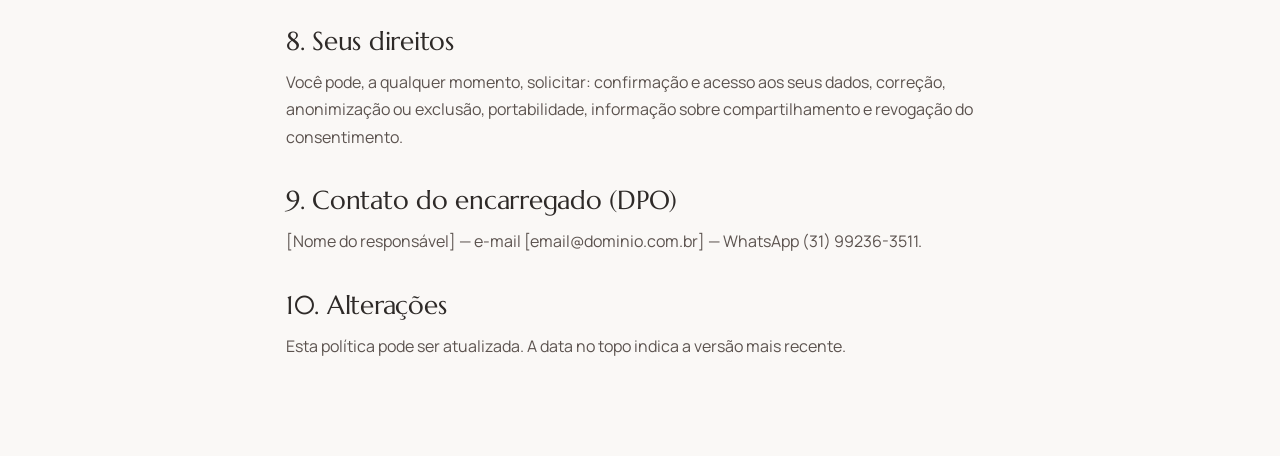
<file: privacidade.html>
<!doctype html>
<html lang="pt-BR">
<head>
  <meta charset="utf-8">
  <meta name="viewport" content="width=device-width, initial-scale=1">
  <title>Política de Privacidade | Deisilane Gonçalves Estética</title>
  <meta name="description" content="Como a Deisilane Gonçalves Estética trata seus dados pessoais, conforme a LGPD.">
  <meta name="robots" content="noindex, follow">
  <link rel="icon" href="assets/img/favicon.svg" type="image/svg+xml">
  <link rel="preconnect" href="https://fonts.googleapis.com">
  <link rel="preconnect" href="https://fonts.gstatic.com" crossorigin>
  <link href="https://fonts.googleapis.com/css2?family=Marcellus&family=Manrope:wght@400;600;700&display=swap" rel="stylesheet">
  <link rel="stylesheet" href="assets/css/style.css?v=10">
  <style>
    .legal { padding: 3rem 0 5rem; }
    .legal h1 { font-size: clamp(2rem, 8vw, 3rem); }
    .legal h2 { font-size: 1.6rem; margin-top: 2.2rem; }
    .legal p, .legal li { color: var(--texto-suave); }
    .legal li { margin-bottom: .4rem; }
    .back { display: inline-block; margin-bottom: 2rem; font-weight: 600; }
  </style>
</head>
<body>
<main class="legal">
  <div class="wrap wrap--narrow">
    <a class="back" href="index.html">← Voltar ao site</a>
    <h1>Política de Privacidade</h1>
    <p><em>Última atualização: [dd/mm/aaaa]</em></p>

    <p>Esta política explica como <strong>Deisilane Gonçalves Estética</strong>, CNPJ [00.000.000/0001-00], com endereço na Avenida Professor Clóvis Salgado, 998, sala 1, Igarapé/MG ("nós"), trata os dados pessoais de quem visita este site, em conformidade com a Lei Geral de Proteção de Dados (Lei nº 13.709/2018 – LGPD).</p>

    <h2>1. Quais dados coletamos</h2>
    <ul>
      <li><strong>Dados de navegação:</strong> páginas visitadas, cliques em botões, tipo de dispositivo, navegador e localização aproximada. Coletados por cookies do Google Analytics e do Meta Pixel, <strong>somente se você aceitar</strong>.</li>
      <li><strong>Dados que você nos envia pelo WhatsApp:</strong> nome, telefone e informações que você escolher compartilhar ao agendar sua avaliação.</li>
      <li><strong>Dados de saúde (sensíveis):</strong> informados apenas durante a avaliação presencial, com seu consentimento, para garantir a segurança do tratamento.</li>
    </ul>

    <h2>2. Para que usamos</h2>
    <ul>
      <li>Responder seu contato e agendar sua avaliação;</li>
      <li>Planejar e acompanhar seu tratamento com segurança;</li>
      <li>Entender como as visitantes chegam ao site e melhorar nossa comunicação e anúncios.</li>
    </ul>

    <h2>3. Base legal</h2>
    <p>Tratamos dados com base no seu consentimento (cookies de medição e marketing, dados de saúde), na execução do atendimento que você solicitou e em obrigações legais.</p>

    <h2>4. Cookies</h2>
    <p>Usamos apenas cookies de medição (Google Analytics) e de marketing (Meta Pixel), carregados somente após você clicar em "Aceitar". Você pode mudar sua escolha a qualquer momento em "Preferências de cookies", no rodapé do site, ou apagando os cookies do navegador.</p>

    <h2>5. Compartilhamento</h2>
    <p>Não vendemos seus dados. Eles podem ser processados por fornecedores necessários ao funcionamento do site e do atendimento: Google (Analytics e Maps), Meta (Pixel e WhatsApp) e a empresa de hospedagem do site. Esses serviços podem armazenar dados fora do Brasil, seguindo suas próprias políticas de privacidade.</p>

    <h2>6. Imagens de antes e depois e depoimentos</h2>
    <p>Fotos e depoimentos de clientes são publicados somente com autorização por escrito. A autorização pode ser revogada a qualquer momento pelo WhatsApp, e a imagem será retirada do site.</p>

    <h2>7. Por quanto tempo guardamos</h2>
    <p>Pelo tempo necessário para o atendimento e para cumprir obrigações legais. Dados de navegação seguem os prazos do Google Analytics e do Meta (em geral até 14 e 6 meses, respectivamente).</p>

    <h2>8. Seus direitos</h2>
    <p>Você pode, a qualquer momento, solicitar: confirmação e acesso aos seus dados, correção, anonimização ou exclusão, portabilidade, informação sobre compartilhamento e revogação do consentimento.</p>

    <h2>9. Contato do encarregado (DPO)</h2>
    <p>[Nome do responsável] — e-mail [email@dominio.com.br] — WhatsApp (31) 99236-3511.</p>

    <h2>10. Alterações</h2>
    <p>Esta política pode ser atualizada. A data no topo indica a versão mais recente.</p>
  </div>
</main>
</body>
</html>
</file>
<file: assets/css/style.css>
/* =========================================================
   Dra. Deisilane Gonçalves | Estética de Resultados
   Identidade "Gelo e Brilho" — mobile-first
   ========================================================= */

:root {
  --perola: #FAF8F6;
  --branco: #FFFFFF;
  --nude: #EAD7CF;
  --nude-soft: #F4EAE5;
  --gelo: #DCEBF2;
  --gelo-soft: #EEF5F8;
  --gelo-texto: #2F5B70;      /* azul escurecido p/ texto (AA) */
  --ouro: #C2A061;
  --ouro-claro: #E6D3A3;
  --ouro-texto: #7A5E2A;      /* dourado escurecido p/ texto (AA) */
  --texto: #2E2A28;
  --texto-suave: #5C534F;
  --linha: rgba(46, 42, 40, .10);
  --wa: #1F8A4C;

  --serif: "Marcellus", "Cormorant Garamond", Georgia, serif;
  --sans: "Manrope", "Inter", system-ui, -apple-system, "Segoe UI", sans-serif;

  --r: 22px;
  --r-sm: 14px;
  --gutter: 20px;
  --ease: cubic-bezier(.22, 1, .36, 1);
  --shadow-sm: 0 2px 8px -2px rgba(46, 42, 40, .08);
  --shadow: 0 18px 40px -18px rgba(46, 42, 40, .22);
  --shadow-lg: 0 40px 80px -30px rgba(46, 42, 40, .35);
}

*, *::before, *::after { box-sizing: border-box; }
html { scroll-behavior: smooth; scroll-padding-top: 76px; -webkit-text-size-adjust: 100%; }
body {
  margin: 0;
  background: var(--perola);
  color: var(--texto);
  font: 400 1rem/1.7 var(--sans);
  -webkit-font-smoothing: antialiased;
  text-rendering: optimizeLegibility;
  overflow-x: hidden;
}
img { max-width: 100%; height: auto; display: block; }
a { color: inherit; }
::selection { background: var(--gelo); }
[hidden] { display: none !important; }

h1, h2, h3 { font-family: var(--serif); font-weight: 400; line-height: 1.15; margin: 0 0 .5em; letter-spacing: -.01em; text-wrap: balance; }
h1 { font-size: clamp(2.2rem, 9.4vw, 4rem); }
h2 { font-size: clamp(1.8rem, 7vw, 2.8rem); }
h1 em, h2 em { font-style: normal; font-weight: 400; color: var(--ouro-texto); }
h1 em { display: block; }
.h3 { font-family: var(--serif); font-size: 1.55rem; margin: 0 0 .7em; }
p { margin: 0 0 1em; }
strong { font-weight: 700; }

.wrap { width: 100%; max-width: 1160px; margin: 0 auto; padding: 0 var(--gutter); }
.wrap--narrow { max-width: 780px; }
.center { text-align: center; margin-top: 2.25rem; }

.skip { position: absolute; left: -999px; top: 8px; background: var(--texto); color: #fff; padding: 8px 14px; border-radius: 8px; z-index: 100; }
.skip:focus { left: 8px; }
:focus-visible { outline: 2px solid var(--texto); outline-offset: 3px; border-radius: 6px; }

.ico { width: 1.15em; height: 1.15em; flex: none; }
.ico-lg { width: 30px; height: 30px; color: var(--texto); }

/* ---------- Topo ---------- */
.topbar {
  position: sticky; top: 0; z-index: 40;
  background: rgba(250, 248, 246, .8);
  backdrop-filter: blur(16px) saturate(150%);
  -webkit-backdrop-filter: blur(16px) saturate(150%);
  border-bottom: 1px solid var(--linha);
}
.topbar__in { display: flex; align-items: center; justify-content: space-between; gap: 1rem; height: 64px; }
.logo { display: flex; align-items: center; gap: .65rem; text-decoration: none; min-width: 0; }
.logo__mark {
  flex: none; width: 38px; height: 38px; border-radius: 50%; display: grid; place-items: center;
  font: 400 1rem/1 var(--serif); letter-spacing: .02em; color: var(--ouro-texto);
  background: radial-gradient(circle at 30% 25%, #fff, var(--nude-soft));
  box-shadow: inset 0 0 0 1px rgba(194,160,97,.55);
}
.logo__txt { display: flex; flex-direction: column; line-height: 1.05; min-width: 0; }
.logo__name { font-family: var(--serif); font-size: 1.02rem; font-weight: 400; white-space: nowrap; letter-spacing: -.01em; }
.logo__tag { font-size: .6rem; letter-spacing: .22em; text-transform: uppercase; color: var(--ouro-texto); font-weight: 700; margin-top: 2px; }
.topnav { display: none; }

/* ---------- Botões ---------- */
.btn {
  position: relative; overflow: hidden;
  display: inline-flex; align-items: center; justify-content: center; gap: .6em;
  min-height: 52px; padding: 0 1.6em;
  background: var(--texto); color: var(--perola);
  border: 1px solid var(--texto); border-radius: 999px;
  font: 600 .98rem/1.2 var(--sans); letter-spacing: .01em; text-decoration: none; text-align: center;
  cursor: pointer;
  box-shadow: 0 10px 24px -12px rgba(46, 42, 40, .55);
  transition: transform .25s var(--ease), background .25s var(--ease), box-shadow .25s var(--ease);
  -webkit-tap-highlight-color: transparent;
}
.btn:hover { background: #46403C; box-shadow: 0 14px 30px -12px rgba(46, 42, 40, .6); }
.btn:active { transform: scale(.97); }
.btn--lg { min-height: 60px; font-size: 1rem; width: 100%; max-width: 440px; }
.btn--sm { min-height: 44px; padding: 0 1.2em; font-size: .88rem; box-shadow: none; flex: none; }
.btn--ghost { background: transparent; color: var(--texto); box-shadow: none; }
.btn--ghost:hover { background: rgba(46, 42, 40, .06); box-shadow: none; }
.btn--light { background: var(--perola); color: var(--texto); border-color: var(--perola); }
.btn--light:hover { background: #fff; }
/* brilho que atravessa o botão principal */
.btn--shine::after {
  content: ""; position: absolute; inset: 0;
  background: linear-gradient(110deg, transparent 35%, rgba(255,255,255,.28) 50%, transparent 65%);
  transform: translateX(-120%);
  animation: btnshine 5s var(--ease) 1.2s infinite;
}
@keyframes btnshine { 0%, 70% { transform: translateX(-120%); } 100% { transform: translateX(120%); } }
.linklike { background: none; border: 0; padding: 0; font: inherit; color: inherit; text-decoration: underline; cursor: pointer; }

/* ---------- Etiquetas ---------- */
.eyebrow {
  display: inline-flex; align-items: center; gap: .7rem;
  font-size: .72rem; font-weight: 700; letter-spacing: .2em; text-transform: uppercase;
  color: var(--ouro-texto); margin-bottom: 1rem;
}
.eyebrow__line { width: 28px; height: 1px; background: currentColor; opacity: .6; }
.eyebrow--ice { color: var(--gelo-texto); }
.eyebrow--light { color: var(--ouro-claro); }
.lead { font-size: 1.07rem; color: var(--texto-suave); max-width: 33em; }
.lead strong { color: var(--texto); }

/* ---------- Brilhos de gelo ---------- */
.frost-glow {
  position: absolute; top: -180px; right: -220px; width: 560px; height: 560px; pointer-events: none;
  background: radial-gradient(closest-side, rgba(220, 235, 242, .95), rgba(220, 235, 242, 0));
  z-index: 0;
}
.frost-glow--2 { top: auto; right: auto; bottom: -260px; left: -240px; opacity: .25; }
.sparkles { position: absolute; inset: 0; pointer-events: none; z-index: 0; }
.sparkles i {
  position: absolute; width: 10px; height: 10px; opacity: .0;
  background: radial-gradient(circle, #fff 0 20%, rgba(255,255,255,0) 70%);
  clip-path: polygon(50% 0, 60% 40%, 100% 50%, 60% 60%, 50% 100%, 40% 60%, 0 50%, 40% 40%);
  filter: drop-shadow(0 0 4px rgba(170, 205, 222, .9));
  animation: twinkle 6s ease-in-out infinite;
}
.sparkles i:nth-child(1) { top: 14%; left: 82%; animation-delay: .2s; }
.sparkles i:nth-child(2) { top: 38%; left: 92%; width: 7px; height: 7px; animation-delay: 1.8s; }
.sparkles i:nth-child(3) { top: 8%; left: 58%; width: 6px; height: 6px; animation-delay: 3.1s; }
.sparkles i:nth-child(4) { top: 62%; left: 6%; animation-delay: 2.4s; }
.sparkles i:nth-child(5) { top: 28%; left: 70%; width: 14px; height: 14px; animation-delay: 4.2s; }
.sparkles--soft i { filter: drop-shadow(0 0 3px rgba(150, 190, 210, .8)); }
@keyframes twinkle { 0%, 100% { opacity: 0; transform: scale(.6) rotate(0); } 50% { opacity: .95; transform: scale(1) rotate(45deg); } }

/* ---------- Hero ---------- */
.hero {
  position: relative; overflow: hidden; padding-top: 2.2rem;
  background: linear-gradient(180deg, var(--perola) 0%, var(--perola) 60%, var(--nude-soft) 100%);
}
.hero__grid { position: relative; z-index: 1; display: grid; gap: 2.4rem; padding-bottom: 3rem; }
.hero__text { display: flex; flex-direction: column; align-items: flex-start; }
.hero__text .btn--lg { margin-top: .4rem; }
.trust { list-style: none; padding: 0; margin: 1.3rem 0 0; display: flex; flex-wrap: wrap; gap: .5rem; }
.trust li {
  display: inline-flex; align-items: center; gap: .4rem;
  padding: .38rem .8rem; border-radius: 999px; font-size: .78rem; font-weight: 600; color: var(--texto-suave);
  background: rgba(255,255,255,.7); border: 1px solid var(--linha);
}
.trust .ico { color: var(--ouro-texto); width: 1em; height: 1em; }
.trust li:nth-child(2) .ico { color: var(--gelo-texto); }

.hero__media { position: relative; margin: 0 6px 1.5rem; width: calc(100% - 12px); max-width: 440px; justify-self: center; }
.badge {
  position: absolute; z-index: 2; display: flex; align-items: center; gap: .65rem;
  padding: .65rem .95rem .65rem .7rem; border-radius: 16px;
  font-size: .78rem; line-height: 1.25;
}
.badge strong { display: block; font-size: .86rem; }
.badge small { display: block; color: var(--texto-suave); font-size: .72rem; }
.badge--ice { left: -6px; bottom: 18%; }
.badge--ice > .ico { width: 30px; height: 30px; padding: 6px; border-radius: 50%; background: var(--gelo); color: var(--gelo-texto); }
.badge--gold { right: -6px; bottom: -1.2rem; }

/* ---------- Fotos ---------- */
.photo {
  position: relative; margin: 0; border-radius: var(--r); overflow: hidden;
  background: linear-gradient(160deg, var(--nude) 0%, var(--gelo) 100%);
  aspect-ratio: 4 / 5;
}
.photo:not(:has(img))::after {
  content: attr(data-label);
  position: absolute; inset: 0; display: grid; place-items: center; padding: 1.5rem; text-align: center;
  font: 600 .85rem/1.4 var(--sans); color: var(--texto-suave);
  border: 1.5px dashed rgba(46, 42, 40, .25); border-radius: inherit;
}
.photo img { width: 100%; height: 100%; object-fit: cover; }
.photo--hero { border-radius: 200px 200px var(--r) var(--r); box-shadow: var(--shadow-lg); }
.photo--award {
  aspect-ratio: auto; max-width: 380px; margin: 0 auto; background: #0f1724;
  box-shadow: 0 0 0 1px rgba(194,160,97,.5), 0 0 0 7px var(--perola), 0 0 0 8px rgba(194,160,97,.35), var(--shadow);
}
.photo--award figcaption {
  position: absolute; left: 0; right: 0; bottom: 0; padding: 2.2rem 1rem .9rem; text-align: center;
  font-size: .76rem; font-weight: 700; letter-spacing: .14em; text-transform: uppercase; color: var(--ouro-claro);
  background: linear-gradient(180deg, transparent, rgba(10,14,22,.85));
}
.photo-pair { display: grid; grid-template-columns: 1fr 1fr; gap: .8rem; margin: 2rem 0 3rem; }
.photo--offset { transform: translateY(1.5rem); }
.photo--portrait { aspect-ratio: 4 / 5; }
.photo--framed { overflow: visible; background: none; }
.photo--framed img { border-radius: var(--r); position: relative; z-index: 1; box-shadow: var(--shadow); }
.photo--framed::before {
  content: ""; position: absolute; inset: 14px -10px -14px 10px; border-radius: var(--r);
  border: 1px solid var(--ouro); opacity: .7;
}

/* ---------- Faixa de selos ---------- */
.seals { position: relative; z-index: 1; background: var(--texto); color: var(--perola); }
.seals__in { display: flex; flex-wrap: wrap; align-items: center; justify-content: center; gap: .3rem .55rem; padding-top: .95rem; padding-bottom: .95rem; }
.seal-mini { display: inline-flex; align-items: center; gap: .35em; font-size: .66rem; font-weight: 700; color: var(--ouro-claro); letter-spacing: .1em; text-transform: uppercase; white-space: nowrap; }
@media (min-width: 640px) { .seal-mini { font-size: .76rem; letter-spacing: .14em; } }
.seal-mini .ico { color: var(--ouro); }
.dot { color: var(--ouro); font-size: .7rem; }

/* ---------- Seções ---------- */
.section { position: relative; padding: 5rem 0; overflow: hidden; }
.section--nude { background: var(--nude-soft); }
.section--ice { background: linear-gradient(180deg, var(--gelo-soft), var(--perola)); }
.sec-head { max-width: 40rem; margin-bottom: 2.4rem; position: relative; z-index: 1; }
.sec-head p:last-child { color: var(--texto-suave); margin-bottom: 0; }
.sec-head--center { text-align: center; margin-left: auto; margin-right: auto; }
.quote-line { font-family: var(--serif); font-style: normal; font-size: 1.45rem; color: var(--gelo-texto) !important; margin-bottom: .8rem; }
.hint { font-size: .85rem; letter-spacing: .04em; }

/* Vidro fosco */
.glass {
  background: rgba(255, 255, 255, .6);
  backdrop-filter: blur(14px) saturate(140%);
  -webkit-backdrop-filter: blur(14px) saturate(140%);
  border: 1px solid rgba(255, 255, 255, .85);
  box-shadow: 0 1px 0 rgba(255,255,255,.95) inset, var(--shadow);
}
.card { padding: 1.7rem; border-radius: var(--r); }

/* ---------- Prêmios ---------- */
.awards-wrap { display: grid; gap: 2rem; align-items: center; }
.awards { display: grid; gap: .9rem; }
.award {
  display: grid; grid-template-columns: 58px 1fr; gap: 1rem; align-items: center;
  padding: 1.15rem 1.25rem; border-radius: var(--r); background: var(--perola);
  border: 1px solid rgba(194, 160, 97, .3); box-shadow: var(--shadow-sm);
}
.award h3 { font-size: 1.32rem; margin: 0 0 .1rem; }
.award p { margin: 0; font-size: .88rem; color: var(--texto-suave); line-height: 1.5; }
.award__year { font-size: .72rem; font-weight: 700; letter-spacing: .18em; color: var(--ouro-texto); }

.seal {
  position: relative; width: 58px; height: 58px; border-radius: 50%; display: grid; place-items: center;
  background: radial-gradient(circle at 30% 25%, #F1E3BC, var(--ouro) 55%, #9C7C40);
  color: #fff; overflow: hidden;
  box-shadow: 0 0 0 3px var(--perola), 0 0 0 4px rgba(194,160,97,.5), 0 6px 14px -6px rgba(122,94,42,.6);
}
.seal svg { width: 28px; height: 28px; }
.seal--sm { width: 36px; height: 36px; box-shadow: 0 0 0 2px #fff, 0 0 0 3px rgba(194,160,97,.5); }
.seal--sm svg { width: 18px; height: 18px; }
.seal::after {
  content: ""; position: absolute; inset: -40%;
  background: linear-gradient(115deg, transparent 40%, rgba(255,255,255,.8) 50%, transparent 60%);
  transform: translateX(-100%);
  animation: shine 4.5s var(--ease) infinite;
}
.award:nth-child(2) .seal::after { animation-delay: .6s; }
.award:nth-child(3) .seal::after { animation-delay: 1.2s; }
@keyframes shine { 0%, 60% { transform: translateX(-100%); } 100% { transform: translateX(100%); } }

.stats {
  display: grid; grid-template-columns: repeat(auto-fit, minmax(96px, 1fr)); gap: 0; margin: 3rem 0 0; text-align: center;
  border-top: 1px solid rgba(194,160,97,.35); border-bottom: 1px solid rgba(194,160,97,.35);
}
.stats div { padding: 1.4rem .4rem; }
.stats div + div { border-left: 1px solid rgba(194,160,97,.25); }
.stats dt { white-space: nowrap; font-family: var(--serif); font-size: clamp(1.6rem, 7vw, 3rem); font-weight: 400; line-height: 1; color: var(--texto); }
.stats dd { margin: .5rem 0 0; font-size: .76rem; color: var(--texto-suave); line-height: 1.35; }

/* ---------- CrioDetox: linha do tempo ---------- */
.timeline { list-style: none; padding: 0; margin: 0 0 2.5rem; position: relative; }
.timeline::before { content: ""; position: absolute; left: 25px; top: 26px; bottom: 26px; width: 1px; background: linear-gradient(var(--gelo-texto), rgba(47,91,112,.15)); opacity: .4; }
.timeline li { position: relative; display: grid; grid-template-columns: 52px 1fr; gap: 1rem; align-items: start; padding: .55rem 0; }
.timeline__ico {
  width: 52px; height: 52px; border-radius: 50%; display: grid; place-items: center; position: relative; z-index: 1;
  background: var(--branco); border: 1px solid rgba(47,91,112,.2); box-shadow: 0 6px 16px -8px rgba(47,91,112,.45);
}
.timeline__ico svg { width: 24px; height: 24px; color: var(--gelo-texto); }
.timeline strong { display: block; font-family: var(--serif); font-size: 1.35rem; line-height: 1.2; margin-top: .55rem; }
.timeline p { margin: .1rem 0 0; color: var(--texto-suave); font-size: .95rem; }

.two-col { display: grid; gap: 1rem; }
.checks { list-style: none; padding: 0; margin: 0 0 1.4rem; }
.checks li { position: relative; padding: .4rem 0 .4rem 1.9rem; }
.checks li::before {
  content: ""; position: absolute; left: 0; top: .72rem; width: 18px; height: 18px; border-radius: 50%;
  background: var(--gelo) url("data:image/svg+xml,%3Csvg xmlns='http://www.w3.org/2000/svg' viewBox='0 0 24 24' fill='none' stroke='%232F5B70' stroke-width='2.4' stroke-linecap='round' stroke-linejoin='round'%3E%3Cpath d='m6 12 4 4 8-8'/%3E%3C/svg%3E") center / 12px no-repeat;
}
.card .checks { margin: 0; }

/* ---------- Antes e depois ---------- */
.ba-list { display: grid; gap: 2rem; }
.ba { margin: 0; }
.ba__frame {
  position: relative; aspect-ratio: 4 / 5; border-radius: var(--r); overflow: hidden;
  background: linear-gradient(160deg, var(--nude), var(--gelo)); touch-action: pan-y;
  box-shadow: var(--shadow);
  --pos: 50%;
}
.ba__img { position: absolute; inset: 0; width: 100%; height: 100%; object-fit: cover; }
.ba__after { clip-path: inset(0 0 0 var(--pos)); }
.ba__ph { display: flex; align-items: center; justify-content: flex-start; padding: 0 0 0 12%; font: 600 .82rem/1.3 var(--sans); color: var(--texto-suave); background: var(--nude); }
.ba__ph--after { justify-content: flex-end; padding: 0 12% 0 0; background: var(--gelo); }
.ba__line { position: absolute; top: 0; bottom: 0; left: var(--pos); width: 2px; background: #fff; transform: translateX(-1px); pointer-events: none; box-shadow: 0 0 12px rgba(0,0,0,.25); }
.ba__knob {
  position: absolute; top: 50%; left: var(--pos); width: 48px; height: 48px; border-radius: 50%;
  transform: translate(-50%, -50%); background: rgba(255,255,255,.9); backdrop-filter: blur(6px);
  box-shadow: var(--shadow); display: grid; place-items: center; pointer-events: none; font-size: .8rem; letter-spacing: -.1em; color: var(--texto);
}
.ba__range { position: absolute; inset: 0; width: 100%; height: 100%; opacity: 0; cursor: ew-resize; margin: 0; }
.ba__range:focus-visible ~ .ba__knob, .ba__frame:focus-within .ba__knob { outline: 2px solid var(--texto); outline-offset: 2px; }
.ba__tag { position: absolute; top: .8rem; padding: .28rem .75rem; border-radius: 999px; font-size: .68rem; font-weight: 700; letter-spacing: .14em; text-transform: uppercase; background: rgba(250,248,246,.92); pointer-events: none; }
.ba__tag--a { left: .8rem; }
.ba__tag--b { right: .8rem; background: var(--texto); color: var(--perola); }
.ba figcaption { font-size: .9rem; font-weight: 600; color: var(--texto); margin-top: .8rem; text-align: center; }
.disclaimer { font-size: .78rem; color: var(--texto-suave); text-align: center; margin: 2rem auto 0; max-width: 32em; }

/* ---------- Tratamentos ---------- */
.treat { display: grid; gap: .8rem; }
.treat__item {
  position: relative; display: flex; flex-direction: column; padding: 1.4rem 1.4rem 1.2rem; border-radius: var(--r);
  background: var(--perola); border: 1px solid var(--linha); text-decoration: none; box-shadow: var(--shadow-sm);
  transition: transform .35s var(--ease), box-shadow .35s var(--ease), border-color .35s var(--ease);
}
.treat__n { font-family: var(--serif); font-style: normal; font-size: 1rem; color: var(--ouro-texto); margin-bottom: .3rem; }
.treat__item h3 { font-size: 1.45rem; margin: 0 0 .3rem; }
.treat__item p { margin: 0 0 1rem; color: var(--texto-suave); font-size: .94rem; line-height: 1.55; }
.treat__link { margin-top: auto; display: inline-flex; align-items: center; gap: .45em; font-weight: 700; font-size: .88rem; color: var(--wa); }
.treat__arrow { display: inline-flex; transition: transform .35s var(--ease); }
.treat__item:hover { transform: translateY(-3px); box-shadow: var(--shadow); border-color: rgba(194,160,97,.4); }
.treat__item:hover .treat__arrow { transform: translateX(4px); }

/* ---------- Sobre ---------- */
.about { display: grid; gap: 3rem; align-items: center; }
.pull {
  margin: 1.6rem 0; padding: 1.1rem 1.3rem; border-left: 2px solid var(--ouro);
  background: linear-gradient(90deg, rgba(234,215,207,.5), transparent);
  font-family: var(--serif); font-style: normal; font-size: 1.4rem; line-height: 1.35; border-radius: 0 var(--r-sm) var(--r-sm) 0;
}
.milestones { list-style: none; padding: 0; margin: 0 0 2rem; display: grid; gap: .1rem; }
.milestones li { display: grid; grid-template-columns: 92px 1fr; gap: .8rem; padding: .7rem 0; border-bottom: 1px solid var(--linha); font-size: .95rem; }
.milestones b { font-size: .74rem; letter-spacing: .12em; text-transform: uppercase; color: var(--ouro-texto); padding-top: .2rem; }

/* ---------- Depoimentos ---------- */
.testi { display: grid; gap: 1rem; }
.testi__item { margin: 0; padding: 1.6rem; border-radius: var(--r); background: var(--perola); border: 1px solid var(--linha); box-shadow: var(--shadow-sm); }
.testi__item blockquote { margin: 0 0 1rem; font-family: var(--serif); font-size: 1.32rem; line-height: 1.35; font-style: normal; }
.testi__item blockquote::before { content: "“"; display: block; font-size: 3rem; line-height: .6; color: var(--ouro); margin-bottom: .4rem; font-style: normal; }
.testi__item figcaption { font-size: .88rem; color: var(--texto-suave); }
.testi__item figcaption strong { color: var(--texto); }
.testi__item img { border-radius: var(--r-sm); margin-bottom: .8rem; }

/* ---------- Agendamento ---------- */
.flow { list-style: none; padding: 0; margin: 0 0 1rem; display: grid; gap: .9rem; counter-reset: f; }
.flow li { position: relative; padding: 1.4rem 1.4rem 1.3rem 1.4rem; border-radius: var(--r); display: grid; grid-template-columns: auto 1fr; column-gap: 1rem; align-items: center; }
.flow .ico-lg { grid-row: span 2; color: var(--gelo-texto); }
.flow strong { font-family: var(--serif); font-size: 1.35rem; line-height: 1.2; }
.flow p { margin: 0; color: var(--texto-suave); font-size: .94rem; grid-column: 2; }
.flow__n {
  position: absolute; top: -10px; right: 16px; width: 28px; height: 28px; border-radius: 50%; display: grid; place-items: center;
  font: 700 .78rem/1 var(--sans); color: var(--perola); background: var(--texto);
}

/* ---------- FAQ ---------- */
.faq { display: grid; gap: .7rem; }
.faq details { border-radius: var(--r-sm); background: var(--branco); border: 1px solid var(--linha); box-shadow: var(--shadow-sm); transition: border-color .3s var(--ease); }
.faq details[open] { border-color: rgba(47,91,112,.3); }
.faq summary {
  list-style: none; cursor: pointer; display: flex; justify-content: space-between; align-items: center; gap: 1rem;
  min-height: 62px; padding: 1rem 1.25rem; font-weight: 600;
}
.faq summary::-webkit-details-marker { display: none; }
.faq summary .ico { width: 30px; height: 30px; padding: 6px; border-radius: 50%; background: var(--gelo-soft); transition: transform .35s var(--ease), background .3s; }
.faq details[open] summary .ico { transform: rotate(45deg); background: var(--gelo); }
.faq__body { padding: 0 1.25rem 1.25rem; color: var(--texto-suave); }
.faq__body p { margin: 0 0 .8rem; }
.faq__body a { color: var(--wa); font-weight: 700; }

/* ---------- Final / localização ---------- */
.final { background: radial-gradient(120% 80% at 50% 0%, #3A3431 0%, var(--texto) 60%); color: var(--perola); text-align: center; }
.final h2 { color: var(--perola); }
.final h2 em { color: var(--ouro-claro); }
.final .sec-head { margin: 0 auto 1.8rem; }
.loc {
  margin-top: 3.5rem; padding: 1.2rem; display: grid; gap: 1.2rem; text-align: left; border-radius: var(--r);
  background: rgba(255,255,255,.06); border: 1px solid rgba(255,255,255,.12);
  backdrop-filter: blur(10px); -webkit-backdrop-filter: blur(10px);
}
.loc__info p { display: flex; gap: .85rem; align-items: flex-start; margin: 0 0 1rem; color: #E9E3DF; }
.loc__info b { display: block; font-size: .7rem; letter-spacing: .16em; text-transform: uppercase; color: var(--ouro-claro); margin-bottom: .1rem; }
.loc__info .ico { margin-top: .3rem; color: var(--ouro-claro); }
.loc__info a { font-weight: 600; color: #fff; }
.map { position: relative; aspect-ratio: 4 / 3; border-radius: var(--r-sm); overflow: hidden; background: rgba(220,235,242,.12); display: grid; place-items: center; }
.map iframe { position: absolute; inset: 0; width: 100%; height: 100%; border: 0; }
.map__load { display: inline-flex; align-items: center; gap: .5rem; min-height: 46px; padding: 0 1.3rem; border-radius: 999px; border: 1px solid rgba(255,255,255,.5); background: transparent; color: #fff; font: 600 .9rem var(--sans); cursor: pointer; }
.map__load:hover { background: rgba(255,255,255,.1); }

/* ---------- Rodapé ---------- */
.footer { background: #231F1D; color: #E9E3DF; padding: 3.2rem 0 6.5rem; text-align: center; }
.footer__in { display: grid; gap: 1rem; justify-items: center; }
.logo--footer .logo__mark { background: transparent; color: var(--ouro-claro); }
.logo--footer .logo__tag { color: var(--ouro-claro); }
.logo--footer .logo__txt { text-align: left; }
.footer__slogan { font-family: var(--serif); font-style: normal; font-size: 1.2rem; color: #D8CFCA; margin: 0; }
.footer__social { display: flex; gap: .8rem; }
.footer__social a { width: 46px; height: 46px; border-radius: 50%; display: grid; place-items: center; border: 1px solid rgba(255,255,255,.22); transition: background .3s; }
.footer__social a:hover { background: rgba(255,255,255,.08); }
.footer__social .ico { width: 20px; height: 20px; }
.footer__legal { font-size: .8rem; color: #CFC6C1; margin: 0; }

/* ---------- WhatsApp flutuante ---------- */
.wa-float {
  position: fixed; right: 16px; bottom: calc(16px + env(safe-area-inset-bottom)); z-index: 50;
  width: 60px; height: 60px; border-radius: 50%; display: grid; place-items: center;
  background: var(--wa); color: #fff; box-shadow: 0 12px 28px -8px rgba(31,138,76,.65);
  transition: transform .25s var(--ease);
}
.wa-float::before { content: ""; position: absolute; inset: 0; border-radius: 50%; border: 2px solid var(--wa); animation: ring 3.2s var(--ease) infinite; }
@keyframes ring { 0% { transform: scale(1); opacity: .7; } 70%, 100% { transform: scale(1.45); opacity: 0; } }
.wa-float svg { width: 30px; height: 30px; }
.wa-float:active { transform: scale(.94); }

/* ---------- Cookies ---------- */
.cookie {
  position: fixed; left: 12px; right: 12px; bottom: calc(12px + env(safe-area-inset-bottom)); z-index: 60;
  padding: 1rem 1.1rem; border-radius: var(--r);
  background: rgba(250, 248, 246, .95); backdrop-filter: blur(14px); -webkit-backdrop-filter: blur(14px);
  border: 1px solid var(--linha); box-shadow: var(--shadow-lg); font-size: .86rem; max-width: 520px; margin: 0 auto;
}
.cookie p { margin: 0 0 .8rem; }
.cookie__btns { display: flex; gap: .6rem; justify-content: flex-end; }

/* ---------- Animação ao rolar ---------- */
.js .reveal { opacity: 0; transform: translateY(22px); transition: opacity .9s var(--ease), transform .9s var(--ease); }
.js .reveal.is-in { opacity: 1; transform: none; }
.hero__text > *, .hero__media { animation: rise .9s var(--ease) both; }
.hero__text > :nth-child(2) { animation-delay: .06s; }
.hero__text > :nth-child(3) { animation-delay: .12s; }
.hero__text > :nth-child(4) { animation-delay: .18s; }
.hero__text > :nth-child(5) { animation-delay: .24s; }
.hero__media { animation-delay: .2s; }
@keyframes rise { from { opacity: 0; transform: translateY(14px); } to { opacity: 1; transform: none; } }

/* ---------- Telas pequenas (até 360px) ---------- */
@media (max-width: 370px) {
  :root { --gutter: 16px; }
  .logo__name { font-size: .95rem; }
  .logo__mark { display: none; }
  .btn--sm { padding: 0 1em; }
}

/* ---------- Telas maiores ---------- */
@media (min-width: 640px) {
  .awards, .treat, .testi { grid-template-columns: repeat(2, 1fr); }
  .awards { grid-template-columns: 1fr; }
  .two-col { grid-template-columns: 1fr 1fr; }
  .flow { grid-template-columns: repeat(3, 1fr); }
  .flow li { grid-template-columns: 1fr; row-gap: .6rem; padding: 1.8rem 1.5rem; }
  .flow .ico-lg { grid-row: auto; }
  .flow p { grid-column: auto; }
  .ba-list { grid-template-columns: repeat(2, 1fr); align-items: start; }
}
@media (min-width: 960px) {
  :root { --gutter: 36px; }
  .logo__name { font-size: 1.15rem; }
  .topnav { display: flex; gap: 1.8rem; margin-left: auto; }
  .topnav a { font-size: .86rem; font-weight: 600; text-decoration: none; color: var(--texto-suave); transition: color .2s; }
  .topnav a:hover { color: var(--texto); }
  .hero { padding-top: 4.5rem; }
  .hero__grid { grid-template-columns: 1.1fr .9fr; align-items: center; gap: 5rem; padding-bottom: 5rem; }
  .btn--lg { width: auto; }
  .section { padding: 7rem 0; }
  .awards-wrap { grid-template-columns: .8fr 1.2fr; gap: 4rem; }
  .treat, .testi { grid-template-columns: repeat(3, 1fr); }
  .crio-intro { display: grid; grid-template-columns: 1fr 1fr; gap: 4rem; align-items: center; }
  .crio-intro .photo-pair { margin: 0; }
  .crio-intro + .h3 { margin-top: 4rem; }
  .timeline { display: grid; grid-template-columns: repeat(4, 1fr); gap: 1.5rem; }
  .timeline::before { left: 26px; right: 26px; top: 26px; bottom: auto; width: auto; height: 1px; background: linear-gradient(90deg, var(--gelo-texto), rgba(47,91,112,.15)); }
  .timeline li { grid-template-columns: 1fr; gap: .4rem; }
  .about { grid-template-columns: .85fr 1.15fr; gap: 5rem; }
  .loc { grid-template-columns: 1fr 1.4fr; align-items: center; padding: 1.8rem; }
  .wa-float { right: 28px; bottom: 28px; }
  .footer { padding-bottom: 3.2rem; }
}

/* ---------- Movimento reduzido ---------- */
@media (prefers-reduced-motion: reduce) {
  html { scroll-behavior: auto; }
  *, *::before, *::after { animation: none !important; transition: none !important; }
  .js .reveal { opacity: 1; transform: none; }
  .sparkles { display: none; }
}

/* Marcellus só tem peso regular: evita negrito artificial */
.timeline strong, .flow strong { font-weight: 400; }
.timeline strong, .flow strong { letter-spacing: 0; }

/* =========================================================
   ANIMAÇÕES EXTRAS (desligadas com "reduzir movimento")
   ========================================================= */

/* Barra dourada de progresso da leitura */
.progress {
  position: fixed; top: 0; left: 0; right: 0; height: 2px; z-index: 70; pointer-events: none;
  background: linear-gradient(90deg, var(--ouro), var(--ouro-claro), var(--gelo));
  transform-origin: 0 50%; transform: scaleX(0);
}

/* Topo ganha sombra ao rolar */
.topbar { transition: box-shadow .4s var(--ease), background .4s var(--ease); }
.topbar.is-scrolled { background: rgba(250, 248, 246, .92); box-shadow: 0 10px 30px -18px rgba(46, 42, 40, .35); }

/* Itens de listas entram em sequência */
.js .reveal { transition-delay: calc(var(--i, 0) * 90ms); }

/* Fotos: leve zoom-out ao aparecer */
.js .photo.reveal img { transform: scale(1.12); transition: transform 1.6s var(--ease); }
.js .photo.reveal.is-in img { transform: none; }

/* Hero: foto respira devagar e selos flutuam */
.photo--hero img { animation: kenburns 16s ease-in-out infinite alternate; transform-origin: 50% 30%; }
@keyframes kenburns { from { transform: scale(1); } to { transform: scale(1.07); } }
.badge { animation: float 6s ease-in-out infinite; }
.badge--gold { animation-delay: -3s; }
@keyframes float { 0%, 100% { transform: translateY(0); } 50% { transform: translateY(-7px); } }
.hero__media .badge { opacity: 0; animation: badgein .8s var(--ease) forwards, float 6s ease-in-out 1.6s infinite; }
.hero__media .badge--ice { animation-delay: .7s, 1.5s; }
.hero__media .badge--gold { animation-delay: .95s, 2.2s; }
@keyframes badgein { from { opacity: 0; transform: translateY(14px) scale(.96); } to { opacity: 1; transform: none; } }

/* Linha dourada dos rótulos se desenha */
.eyebrow__line { transform-origin: left center; }
.js .reveal .eyebrow__line, .hero .eyebrow__line { transform: scaleX(0); transition: transform 1s var(--ease) .25s; }
.js .reveal.is-in .eyebrow__line { transform: scaleX(1); }
.hero .eyebrow__line { animation: drawx 1s var(--ease) .3s forwards; }
@keyframes drawx { to { transform: scaleX(1); } }

/* Linha do tempo do CrioDetox se desenha */
.js .timeline::before { transform: scaleY(0); transform-origin: top; transition: transform 1.6s var(--ease); }
.js .timeline.is-drawn::before { transform: scaleY(1); }
.timeline__ico { transition: transform .5s var(--ease), box-shadow .5s var(--ease); }
.timeline li:hover .timeline__ico { transform: scale(1.08); box-shadow: 0 10px 22px -8px rgba(47,91,112,.55); }
@media (min-width: 960px) {
  .js .timeline::before { transform: scaleX(0); transform-origin: left; }
  .js .timeline.is-drawn::before { transform: scaleX(1); }
}

/* Faixa de prêmios: brilho passando */
.seals { overflow: hidden; }
.seals::after {
  content: ""; position: absolute; top: 0; bottom: 0; width: 30%; left: -30%;
  background: linear-gradient(90deg, transparent, rgba(230, 211, 163, .18), transparent);
  animation: sweep 7s ease-in-out 1s infinite;
}
@keyframes sweep { 0% { left: -30%; } 45%, 100% { left: 110%; } }

/* Cartões: toque e hover mais vivos */
.award, .card, .flow li { transition: transform .4s var(--ease), box-shadow .4s var(--ease); }
.award:hover, .card:hover, .flow li:hover, .js .reveal.is-in.award:hover, .js .reveal.is-in.card:hover, .js .flow .reveal.is-in:hover, .js .reveal.is-in.treat__item:hover { transform: translateY(-4px); box-shadow: var(--shadow); transition-delay: 0s; }
.treat__item:active, .award:active { transform: scale(.98); }

/* Ícone de "check" aparece com um pulo */
.js .reveal .checks li::before { transform: scale(0); transition: transform .5s cubic-bezier(.34, 1.56, .64, 1); }
.js .reveal.is-in .checks li::before { transform: scale(1); }
.js .reveal.is-in .checks li:nth-child(2)::before { transition-delay: .12s; }
.js .reveal.is-in .checks li:nth-child(3)::before { transition-delay: .24s; }
.js .reveal.is-in .checks li:nth-child(4)::before { transition-delay: .36s; }

/* FAQ: resposta desliza ao abrir */
.faq details[open] .faq__body { animation: fadedown .45s var(--ease); }
@keyframes fadedown { from { opacity: 0; transform: translateY(-6px); } to { opacity: 1; transform: none; } }

/* Botões: seta e brilho no toque */
.btn .ico { transition: transform .35s var(--ease); }
.btn:hover .ico { transform: scale(1.12) rotate(-6deg); }

/* Selo do prêmio "acende" ao aparecer */
.js .award.reveal .seal { transform: scale(.6) rotate(-20deg); transition: transform .9s cubic-bezier(.34, 1.56, .64, 1) .15s; }
.js .award.reveal.is-in .seal { transform: none; }

/* Brilhos de gelo no fundo se movem devagar */
.frost-glow { animation: drift 14s ease-in-out infinite alternate; }
@keyframes drift { from { transform: translate(0, 0); } to { transform: translate(-30px, 24px); } }

@media (prefers-reduced-motion: reduce) {
  .progress { display: none; }
  .hero__media .badge, .js .photo.reveal img, .js .reveal .eyebrow__line, .hero .eyebrow__line,
  .js .timeline::before, .js .reveal .checks li::before, .js .award.reveal .seal { opacity: 1; transform: none !important; }
}

/* =========================================================
   SCULPT SUMMER (protocolo de verão)
   ========================================================= */
.news {
  display: inline-flex; align-items: center; gap: .55rem; margin-bottom: 1.1rem;
  padding: .32rem .8rem .32rem .35rem; border-radius: 999px; text-decoration: none;
  font-size: .78rem; font-weight: 600; color: var(--texto);
  background: linear-gradient(90deg, #FFF3DC, #FBE9DF); border: 1px solid rgba(194,160,97,.45);
  box-shadow: 0 6px 16px -10px rgba(194,140,60,.6); transition: transform .3s var(--ease);
}
.news:hover { transform: translateY(-2px); }
.news__tag { padding: .16rem .55rem; border-radius: 999px; background: var(--texto); color: #FFE7B3; font-size: .66rem; letter-spacing: .12em; text-transform: uppercase; font-weight: 700; }
.news .ico { width: 1em; height: 1em; color: var(--ouro-texto); }

.summer { background: linear-gradient(180deg, #FFF6E6 0%, #FBEADF 55%, var(--perola) 100%); }
.summer__sun {
  position: absolute; top: -140px; right: -120px; width: 380px; height: 380px; border-radius: 50%; pointer-events: none;
  background: radial-gradient(closest-side, rgba(255, 214, 140, .75), rgba(255, 214, 140, 0));
  animation: sunpulse 7s ease-in-out infinite alternate;
}
@keyframes sunpulse { from { transform: scale(1); opacity: .85; } to { transform: scale(1.08); opacity: 1; } }
.summer .eyebrow { color: #8A5A1E; }
.summer h2 em { color: #B07A2E; }
.summer__quote { color: #8A5A1E !important; }
.summer__grid { display: grid; gap: 1.5rem; position: relative; z-index: 1; }
.summer__card {
  padding: 1.6rem; border-radius: var(--r);
  background: rgba(255,255,255,.72); border: 1px solid rgba(194,160,97,.35);
  backdrop-filter: blur(12px); -webkit-backdrop-filter: blur(12px);
  box-shadow: 0 24px 50px -28px rgba(176, 122, 46, .55);
}
.summer__weeks { display: flex; align-items: center; gap: .9rem; margin-bottom: 1.3rem; padding-bottom: 1.2rem; border-bottom: 1px solid rgba(194,160,97,.3); }
.summer__num { font-family: var(--serif); font-size: 4.2rem; line-height: .9; background: linear-gradient(135deg, #E7B35A, #B07A2E); -webkit-background-clip: text; background-clip: text; color: transparent; }
.summer__lbl { font-size: .8rem; font-weight: 700; letter-spacing: .14em; text-transform: uppercase; color: #8A5A1E; line-height: 1.4; }
.summer__for { font-size: .78rem; font-weight: 700; letter-spacing: .14em; text-transform: uppercase; color: var(--texto-suave); margin-bottom: .6rem; }
.summer__chips { list-style: none; padding: 0; margin: 0 0 1.3rem; display: flex; flex-wrap: wrap; gap: .5rem; }
.summer__chips li { padding: .42rem .85rem; border-radius: 999px; font-size: .85rem; font-weight: 600; background: #FFF1D6; color: #6E4716; border: 1px solid rgba(176,122,46,.25); }
.summer__checks li::before { background-color: #FFE7B3; background-image: url("data:image/svg+xml,%3Csvg xmlns='http://www.w3.org/2000/svg' viewBox='0 0 24 24' fill='none' stroke='%238A5A1E' stroke-width='2.4' stroke-linecap='round' stroke-linejoin='round'%3E%3Cpath d='m6 12 4 4 8-8'/%3E%3C/svg%3E"); }
.summer__card .btn--lg { width: 100%; max-width: none; }
.js .reveal.is-in .summer__chips li { animation: chipin .5s var(--ease) both; }
.js .reveal.is-in .summer__chips li:nth-child(2) { animation-delay: .1s; }
.js .reveal.is-in .summer__chips li:nth-child(3) { animation-delay: .2s; }
.js .reveal.is-in .summer__chips li:nth-child(4) { animation-delay: .3s; }
@keyframes chipin { from { opacity: 0; transform: translateY(8px) scale(.95); } to { opacity: 1; transform: none; } }
@media (min-width: 960px) {
  .summer__grid { grid-template-columns: 1fr 1fr; gap: 4rem; align-items: center; }
}
@media (prefers-reduced-motion: reduce) { .summer__sun { animation: none; } }
</file>
